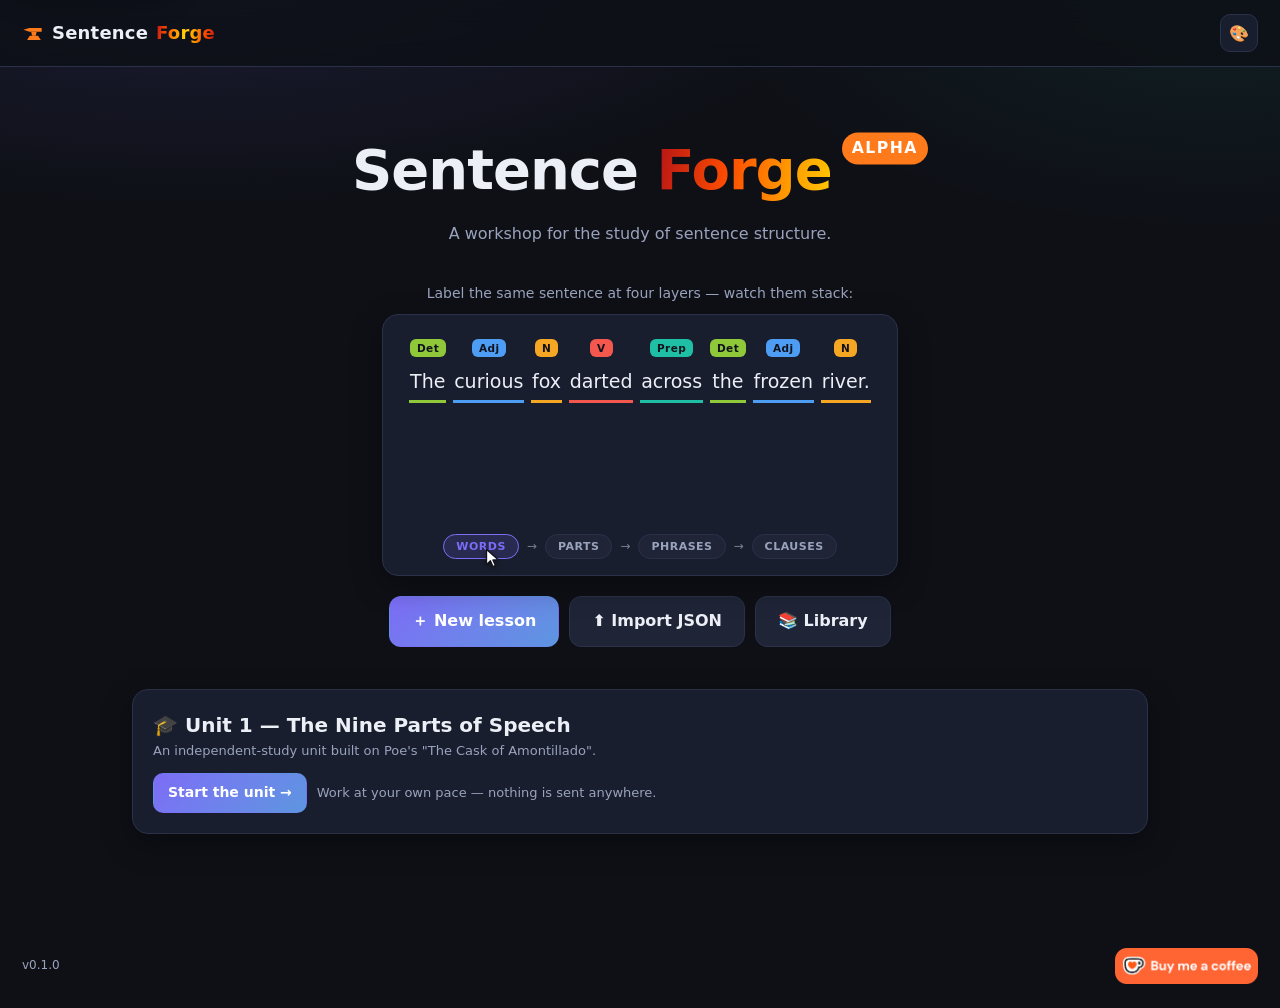
<file: index.html>
<!DOCTYPE html>
<html lang="en" data-theme="dark">
<head>
  <meta charset="UTF-8" />
  <meta name="viewport" content="width=device-width, initial-scale=1.0" />
  <title>Sentence Forge — sentence building blocks</title>
  <link rel="icon" href="data:image/svg+xml,<svg xmlns=%22http://www.w3.org/2000/svg%22 viewBox=%220 0 24 24%22 fill=%22%237c6cf6%22><polygon points=%221.5,8.5 8,6.5 21.5,6.5 21.5,10.5 8,10.5%22/><polygon points=%2210,10.5 16,10.5 15,15 11,15%22/><polygon points=%225.5,19.5 20.5,19.5 17.5,15 8.5,15%22/></svg>" />
  <link rel="stylesheet" href="css/styles.css" />
</head>
<body>
  <a class="skip-link" href="#app">Skip to content</a>
  <nav class="topbar">
    <a class="brand" href="#/"><svg class="anvil" viewBox="0 0 24 24" aria-hidden="true"><polygon points="1.5,8.5 8,6.5 21.5,6.5 21.5,10.5 8,10.5"/><polygon points="10,10.5 16,10.5 15,15 11,15"/><polygon points="5.5,19.5 20.5,19.5 17.5,15 8.5,15"/></svg>Sentence <em>Forge</em></a>
    <button id="palette-toggle" title="Grammar colors: default (click for color-blind-friendly)" aria-pressed="false">🎨</button>
    <button id="theme-toggle" title="Toggle light / dark theme">☀️</button>
  </nav>

  <main id="app"></main>
  <div id="toasts" aria-live="polite"></div>
  <footer class="appfoot">
    <span data-role="version"></span>
    <a class="kofi" href="https://ko-fi.com/O1F623ASR1" target="_blank" rel="noopener noreferrer" title="Buy Me a Coffee at ko-fi.com"><img src="[data-uri]" alt="Buy Me a Coffee at ko-fi.com" /></a>
  </footer>

  <script src="js/labels.js"></script>
  <script src="js/tokenize.js"></script>
  <script src="js/store.js"></script>
  <script src="js/examples.js"></script>
  <script src="js/assignment-model.js"></script>
  <script src="js/assignment-codec.js"></script>
  <script src="js/assignment-channels.js"></script>
  <script src="js/assignment.js"></script>
  <!-- Study mode: the engine, then the unit content that registers against it.
       THE ORDER OF THE unit-pos-* TAGS IS THE ORDER OF THE UNIT MAP — each one
       appends its stops to the array unit-pos.js already registered. Reorder
       them and the unit reorders; tools/smoke-test.js fails if they are not
       numbered 0…14 in sequence. -->
  <script src="js/study-model.js"></script>
  <script src="js/unit-pos.js"></script>
  <script src="js/unit-pos-a.js"></script>
  <script src="js/unit-pos-b.js"></script>
  <script src="js/unit-pos-c.js"></script>
  <script src="js/unit-pos-d.js"></script>
  <script src="js/unit-pos-capstone.js"></script>
  <script src="js/render.js"></script>
  <script src="js/editor.js"></script>
  <script src="js/display.js"></script>
  <script src="js/quiz.js"></script>
  <script src="js/study.js"></script>
  <script src="js/app.js"></script>
</body>
</html>
</file>
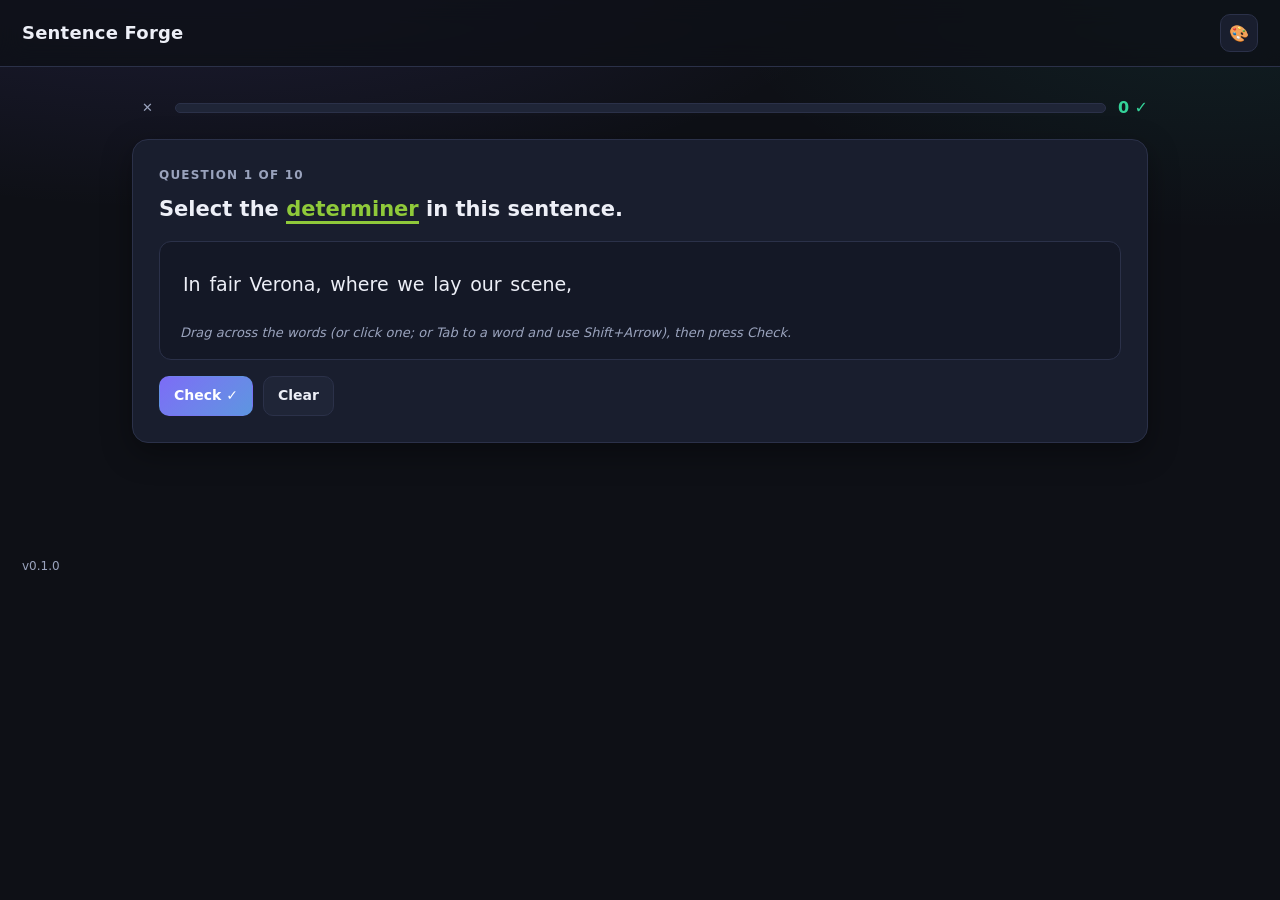
<file: tools/dom-check.html>
<!DOCTYPE html>
<html lang="en" data-theme="dark">
<head>
  <meta charset="UTF-8" />
  <title>Sentence Forge — DOM check</title>
  <link rel="stylesheet" href="../css/styles.css" />
  <!-- Deterministic layout measurement: collapse entry animations to 0s so the
       presentation checks (9–10) measure settled bounds, not a mid-animation
       transform (e.g. view-in's translateY). Test-only; not part of the app. -->
  <style>*, *::before, *::after { animation-duration: 0s !important; animation-delay: 0s !important; transition-duration: 0s !important; }</style>
</head>
<!--
  Headless render + runtime check. Not part of the app. It has two parts:

    - Parse-time checks (1–5): every label in the taxonomy renders its mark, each
      sample renders all its annotations, the palette builds, notes and the Key
      legend render. These use render/editor/store only.
    - Runtime checks (6–8): load the FULL app (app.js/display.js/quiz.js) against
      the real page chrome and verify boot, storage guards, the keyboard token
      selection path, and the confirmation dialog's a11y (audit P0-2/P0-3).
    - Multi-token selection (MT-1..5): the DRAG half of attachSelection, which
      Unit 1 cannot reach — every one of its annotations is one word wide — and
      which Unit 2's phrase questions are made of. Pointer drags in three pointer
      types, an interrupted gesture, the keyboard anchor, and a drag across a line
      break. See plans/done/019; two of the five were faults when first asserted.
    - Presentation checks (9–10): drive the real Present and Quiz views and assert
      the slide-shell contract (UI audit 0.1.0) — no document overflow, stage/nav/
      controls/panel within the viewport, clean state reserves no hidden lanes,
      the detail panel's resting state for the breakpoint, Key panel focus +
      Escape restore, dot labels, and Practice question focus.
      These need a sized window; pass --window-size=1280,720 (the 720p gate).
      They run as a chain of one-task-apart steps (runSettled) because the
      renderer wraps sentences in a task LATER than the one that renders them —
      measuring geometry in the render's own task reads a deliberate single-line
      layout and answers the wrong question. See plans/014.
    - Assignment checks (11): drive the real builder view — the route opens the
      right lesson, unavailable skills are disabled with the model's own reason,
      the pool readout matches wjt.assignment.poolSize, Regenerate redraws, and
      the student preview carries no answer-key material.
    - Print checks (12): click the real Print buttons with window.print() stubbed
      — the worksheet mounts a purpose-built document with no app chrome, no
      answer-key material and no lesson id, the answer key is marked and fully
      answered, all three renderings agree on numbering, and `afterprint` puts
      the builder back untouched.
    - Delivery-channel checks (13): seam S5 in the real builder. This page IS a
      file:// origin, which is the degraded mode P3 describes — so "print and
      file stay on, the link is off and says why in teacher language" is
      *measured* here rather than reasoned about, and the File button's download
      is intercepted to prove it carries the student half only.

  Run it (the Git-Bash `>` redirect returns an EMPTY dump for this GUI process —
  use PowerShell Start-Process, which waits for the child and captures stdout):

    $edge = "C:\Program Files (x86)\Microsoft\Edge\Application\msedge.exe"
    $udd  = Join-Path $env:TEMP ("edge-udd-" + [guid]::NewGuid())
    $dump = Join-Path $env:TEMP ("dom-" + [guid]::NewGuid() + ".html")
    Start-Process -FilePath $edge -Wait -NoNewWindow -RedirectStandardOutput $dump `
      -ArgumentList "--headless=new","--disable-gpu","--no-sandbox",`
      "--virtual-time-budget=8000","--window-size=1280,720","--dump-dom","--user-data-dir=$udd",`
      "file:///C:/dev/sentences/tools/dom-check.html"
    node tools/dom-check-report.js $dump

  Spot-check the other matrix sizes by re-running with --window-size=1366,768 /
  1920,1080 / 1024,768; the required contract is 0 failed at each.

  The temp user-data-dir and a Windows-style drive (file:///C:/…) are both
  required. Results are summarized in #result as PASS/FAIL lines. Read them with
  dom-check-report.js, NOT by grepping the dump — the dump includes this file's
  own script, and the strings "PASS" and "FAIL" appear in it as source text.
-->
<body>
  <!-- Real page chrome so app.js boots exactly as it does in index.html. -->
  <nav class="topbar">
    <a class="brand" href="#/">Sentence Forge</a>
    <button id="palette-toggle" aria-pressed="false">🎨</button>
    <button id="theme-toggle">☀️</button>
  </nav>
  <main id="app"></main>
  <div id="toasts" aria-live="polite"></div>
  <footer class="appfoot"><span data-role="version"></span></footer>
  <pre id="result"></pre>

  <script src="../js/labels.js"></script>
  <script src="../js/tokenize.js"></script>
  <script src="../js/store.js"></script>
  <script src="../js/examples.js"></script>
  <script src="../js/assignment-model.js"></script>
  <script src="../js/assignment-codec.js"></script>
  <script src="../js/assignment-channels.js"></script>
  <script src="../js/assignment.js"></script>
  <script src="../js/render.js"></script>
  <script src="../js/editor.js"></script>
  <script src="../js/display.js"></script>
  <script src="../js/quiz.js"></script>
  <script src="../js/study-model.js"></script>
  <!-- Same order as index.html: it is the unit's path order. -->
  <script src="../js/unit-pos.js"></script>
  <script src="../js/unit-pos-a.js"></script>
  <script src="../js/unit-pos-b.js"></script>
  <script src="../js/unit-pos-c.js"></script>
  <script src="../js/unit-pos-d.js"></script>
  <script src="../js/unit-pos-capstone.js"></script>
  <script src="../js/study.js"></script>
  <script src="../js/app.js"></script>

  <script>
  (function () {
    var out = [];
    var fails = 0;
    function check(name, cond) {
      out.push((cond ? "PASS  " : "FAIL  ") + name);
      if (!cond) fails++;
    }
    function finish() {
      out.push(fails ? fails + " FAILURE(S)" : "ALL DOM CHECKS PASSED");
      document.getElementById("result").textContent = out.join("\n");
    }

    window.onerror = function (msg, src, line) {
      out.push("FAIL  uncaught error: " + msg + " @" + src + ":" + line);
      fails++;
      document.getElementById("result").textContent = out.join("\n");
    };

    var app = document.getElementById("app");

    // 1. Every label renders its mark over a real sentence: POS labels become
    //    chips above the word, the other three layers become span bars.
    //    One annotation per sentence keeps the lane packing trivial.
    Object.keys(wjt.LABELS).forEach(function (id) {
      var label = wjt.LABELS[id];
      var sentence = {
        id: wjt.uid(), text: "The curious fox darted across the frozen river.",
        annotations: [{ id: wjt.uid(), start: 4, end: 15, label: id, note: "" }],
      };
      var r = wjt.renderSentence(sentence, { layers: [label.layer] });
      app.appendChild(r.root);
      var isPos = label.layer === "pos";
      var mark = r.root.querySelector(isPos ? ".gl-chip" : ".gl-bar");
      check("label " + id + " renders a " + (isPos ? "chip" : "bar"), !!mark);
      if (mark) {
        check("label " + id + " mark carries its color",
          (mark.getAttribute("style") || "").indexOf(label.color) !== -1);
      }
      // A subtype must also render its parent's broad-class chip above it.
      if (isPos && label.parent) {
        check("subtype " + id + " renders a parent chip",
          !!r.root.querySelector(".gl-chip-parent"));
      }
    });

    // 2. Each sample lesson renders every one of its annotations.
    wjt.EXAMPLES.forEach(function (ex) {
      var lesson = ex.build();
      var marks = 0, expected = 0;
      lesson.sentences.forEach(function (s) {
        expected += s.annotations.length;
        var r = wjt.renderSentence(s, { layers: lesson.layers });
        app.appendChild(r.root);
        // Count one mark per annotation: bars, plus the *specific* chips only
        // (a POS subtype adds a second, parent chip that isn't its own mark).
        // Count distinct data-ann so a span wrapped across lines — which renders
        // one squared segment per line — still counts as a single mark.
        var ids = {};
        Array.prototype.forEach.call(
          r.root.querySelectorAll(".gl-bar, .gl-chip:not(.gl-chip-parent)"),
          function (el) { ids[el.dataset.ann] = 1; });
        marks += Object.keys(ids).length;
      });
      check("example " + ex.id + ": rendered " + marks + "/" + expected + " annotation marks",
        marks === expected && expected > 0);
    });

    // 3. The editor palette builds for all four layers, in both tier modes.
    [false, true].forEach(function (essentialOnly) {
      wjt.LAYER_ORDER.forEach(function (layerId) {
        var groups = 0, buttons = 0;
        if (wjt.layerHasSubtypes(layerId)) {
          wjt.baseLabelsForLayer(layerId).forEach(function (baseId) {
            var children = wjt.filterTier(wjt.childrenOf(baseId), essentialOnly);
            if (essentialOnly && !wjt.isEssential(baseId) && !children.length) return;
            groups++;
            buttons += 1 + children.length;
          });
        } else {
          buttons = groups = wjt.filterTier(wjt.labelsForLayer(layerId), essentialOnly).length;
        }
        check("palette layer " + layerId + " (essentialOnly=" + essentialOnly + "): " +
          groups + " groups / " + buttons + " buttons", groups > 0 && buttons > 0);
      });
    });

    // 4. Sentence-level note renders only when present, and is escaped.
    check("sentence note: null when absent",
      wjt.renderSentenceNote({ text: "No note." }) === null);
    check("sentence note: null when empty string",
      wjt.renderSentenceNote({ text: "x", notes: "" }) === null);
    var noteEl = wjt.renderSentenceNote({ text: "x", notes: "A <cleft> & such." });
    check("sentence note: renders a .sentence-note element",
      !!noteEl && noteEl.classList.contains("sentence-note"));
    check("sentence note: text is HTML-escaped",
      !!noteEl && noteEl.innerHTML.indexOf("&lt;cleft&gt;") !== -1 &&
      noteEl.innerHTML.indexOf("<cleft>") === -1);

    // 5. Present-mode Key legend: shows only shown layers annotated in the
    //    sentence, one item per distinct label (de-duped), swatch · abbr · name.
    var legSentence = {
      text: "x",
      annotations: [
        { label: "noun" }, { label: "noun" }, { label: "verb" },  // pos (noun repeats)
        { label: "subject" },                                      // part
      ],
    };
    check("legend: null when no layers shown",
      wjt.renderLegend(legSentence, []) === null);
    check("legend: null when shown layer has no annotations here",
      wjt.renderLegend({ text: "x", annotations: [{ label: "noun" }] }, ["clause"]) === null);
    var legEl = wjt.renderLegend(legSentence, ["pos"]);
    check("legend: renders a group for the shown layer",
      !!legEl && legEl.querySelectorAll(".legend-group").length === 1);
    check("legend: layer heading names the layer",
      !!legEl && legEl.querySelector(".legend-layer").textContent === wjt.LAYERS.pos.name);
    check("legend: one item per distinct label (noun de-duped)",
      !!legEl && legEl.querySelectorAll(".legend-item").length === 2);
    check("legend: item carries swatch, abbr, and name",
      !!legEl && (function () {
        var it = legEl.querySelector(".legend-item");
        return (it.querySelector(".swatch").getAttribute("style") || "").indexOf(wjt.LABELS.noun.color) !== -1 &&
          it.querySelector("b").textContent === wjt.LABELS.noun.abbr &&
          it.textContent.indexOf(wjt.LABELS.noun.name) !== -1;
      })());
    var legTwo = wjt.renderLegend(legSentence, ["pos", "part"]);
    check("legend: one group per shown layer with annotations",
      !!legTwo && legTwo.querySelectorAll(".legend-group").length === 2);

    /* -------------------------------------------------------------------- *
     * Runtime checks (6–8) — run AFTER app.js has booted the real app, so
     * these cover the P4 runtime paths the old harness never loaded. app.js
     * registered its DOMContentLoaded boot before this script, so its handler
     * fires first (clearing #app and routing to Home) and ours runs after.
     * -------------------------------------------------------------------- */
    /* Wrap stress fixture. A span bar carries its label's full NAME, which can be
     * far wider than the tokens it covers ("Prepositional Phrase" over "up"), and
     * the grid's max-content columns grow to fit it. Wrapping used to be decided
     * from token widths alone, so a line that "fit" rendered past the container
     * and scrolled sideways in silence (.gl-grid hides its scrollbar). Render one
     * of those into a deliberately narrow host here, before the settle timer, and
     * assert after it that it wrapped instead of running off. */
    var stressHost = null;
    function buildWrapStress() {
      var text = "up in the old house on the hill by the sea at dawn in the cold";
      var anns = [];
      // A prepositional phrase over each 2-word pair: every bar's name is much
      // wider than the two short tokens it spans.
      for (var at = 0; at + 6 <= text.length; at += 7) {
        anns.push({ id: wjt.uid(), start: at, end: Math.min(at + 6, text.length), label: "prepositional-phrase", note: "" });
      }
      stressHost = document.createElement("div");
      stressHost.style.cssText = "width:640px;position:absolute;left:-9999px;top:0;";
      document.body.appendChild(stressHost);
      var r = wjt.renderSentence({ id: wjt.uid(), text: text, annotations: anns },
        { layers: ["phrase"], size: "lg" });
      stressHost.appendChild(r.root);
    }
    function checkWrapStress() {
      if (!stressHost) return;
      var grids = stressHost.querySelectorAll(".gl-grid");
      var worst = 0, runOff = 0;
      Array.prototype.forEach.call(grids, function (g) {
        var over = g.scrollWidth - g.clientWidth;
        if (over > worst) worst = over;
        if (over > 1 && g.querySelectorAll(".gl-token").length > 1) runOff++;
      });
      check("wrap stress: a wide span label wraps the line instead of running off " +
        "(" + grids.length + " lines, worst overflow " + worst + "px)",
        grids.length > 1 && runOff === 0);
      stressHost.parentNode.removeChild(stressHost);
    }

    /* MT-5 (plans/019): a drag that CROSSES A LINE BREAK. A wrapped sentence is
     * several .gl-grid line grids, so a phrase spanning a break is the case most
     * likely to fail — attachSelection scopes a drag by containment in the
     * sentence root rather than in one grid, and this is what asserts that.
     *
     * Built here, before the settle chain, and measured in the chain's first
     * step: the renderer lays every sentence out as one line and re-wraps in a
     * LATER task (plans/014), so a drag driven in the rendering task would
     * measure the single-line layout and never touch the wrap at all. The host is
     * pinned in the viewport (elementFromPoint, see dragTokens) and removed as
     * soon as it has been used, so it can't sit over the geometry checks. */
    var mtWrapHost = null, mtWrap = null, mtWrapPicked = null;
    function buildMultiTokenWrap() {
      mtWrapHost = pinnedHost();
      mtWrapHost.style.width = "300px";
      mtWrap = wjt.renderSentence(
        { text: "In the deepest recesses of the vaults beneath the palazzo the pair " +
                "went onward with their torches held low.", annotations: [] },
        { layers: ["pos"], interactive: true,
          onSelect: function (range) { mtWrapPicked = range; } });
      mtWrapHost.appendChild(mtWrap.root);
    }
    function checkMultiTokenWrap() {
      if (!mtWrapHost) return;
      var grids = mtWrap.root.querySelectorAll(".gl-grid");
      var toks = mtWrap.root.querySelectorAll(".gl-token");
      check("MT-5: the fixture really wrapped (" + grids.length + " lines)", grids.length > 1);
      // The first word of line 2, and a word before it on line 1.
      var second = grids.length > 1 ? grids[1].querySelector(".gl-token") : null;
      var to = second ? +second.dataset.i : -1;
      check("MT-5: line 2 starts at a real word (" + to + ")", to > 0);
      if (to > 0) {
        var from = to - 1;
        var via = [];
        for (var i = from; i <= to; i++) via.push(toks[i]);
        ["mouse", "touch"].forEach(function (kind) {
          mtWrap.selection.clear();
          mtWrapPicked = null;
          dragTokens(toks[from], toks[to + (to + 1 < toks.length ? 1 : 0)], via, kind);
          var want = to + (to + 1 < toks.length ? 1 : 0);
          check("MT-5 (" + kind + "): a drag from line 1 into line 2 selects the whole " +
            "span across the break (words " + from + "–" + want + ")",
            !!mtWrapPicked && mtWrapPicked.first === from && mtWrapPicked.last === want &&
            mtWrap.root.querySelectorAll(".gl-token.is-sel").length === want - from + 1);
        });
      }
      mtWrapHost.parentNode.removeChild(mtWrapHost);
      mtWrapHost = null;
    }

    /* Never measure layout in the same task as the render that produced it.
     * wjt.renderSentence() lays every sentence out as ONE line on purpose — the
     * state it can measure from — and re-wraps in a post-render microtask, or
     * failing that in the ResizeObserver's first callback (js/render.js). Both
     * are later tasks, so a geometry assertion in the rendering task reads the
     * deliberate pre-wrap single-line layout. That is what made UI-4 report a
     * 5714px overflow against a renderer that wraps correctly — and, before the
     * Declaration examples made the densest lesson's longest sentence 406
     * characters instead of 53, what let the same wrong measurement *pass* for
     * months (plans/014). A geometry check here is only as good as the moment it
     * measures.
     *
     * So the view-driving blocks are a chain of steps, each in its own task: a
     * step asserts against the layout the PREVIOUS step left behind, then makes
     * its own change at the end. A plain timer is the right yield — rAF is not
     * reliably serviced under headless virtual time, and a timer is
     * fast-forwarded inside --virtual-time-budget: the ~900ms of settles below
     * costs no real time, and the whole run completes inside 1500ms of virtual
     * time against CI's 5000ms budget. Starving the budget can't pass quietly
     * either — finish() writes the result block in one go, so a run cut short
     * leaves it empty and dom-check-report.js exits 1 on that.
     * finish() runs exactly once, after the last step. */
    var SETTLE_MS = 100;
    function runSettled(steps, done) {
      var i = 0;
      function tick() {
        if (i >= steps.length) { done(); return; }
        var step = steps[i++];
        try { step.fn(); }
        catch (e) { check(step.name + " threw: " + e.message, false); }
        setTimeout(tick, SETTLE_MS);   // settle before the next step measures
      }
      setTimeout(tick, SETTLE_MS);     // ...and before the first one, too
    }

    document.addEventListener("DOMContentLoaded", function () {
      try { runtimeChecks(); }
      catch (e) { check("runtime checks threw: " + e.message, false); }
      try { buildWrapStress(); }
      catch (e) { check("wrap stress fixture threw: " + e.message, false); }
      try { buildMultiTokenWrap(); }
      catch (e) { check("multi-token wrap fixture threw: " + e.message, false); }
      runSettled([
        { name: "wrap stress check", fn: checkWrapStress },
        { name: "multi-token wrap-crossing drag", fn: checkMultiTokenWrap },
        { name: "present render", fn: presentRender },
        { name: "present clean checks", fn: presentClean },
        { name: "present breakdown checks", fn: presentBreakdown },
        { name: "present panel resting checks", fn: presentPanelRest },
        { name: "present panel open checks", fn: presentPanelOpen },
        { name: "present teardown checks", fn: presentLeave },
        { name: "practice checks", fn: practiceChecks },
        { name: "assignment checks", fn: assignmentChecks },
        { name: "study map checks", fn: studyMapChecks },
        { name: "study review checks", fn: studyReviewChecks },
        { name: "study sort checks", fn: studySortChecks },
        { name: "study answer-order checks", fn: studyAnswerOrderChecks },
        { name: "study capstone checks", fn: studyCapstoneChecks },
        { name: "study stop checks", fn: studyStopChecks },
        { name: "study walk-every-stop checks", fn: studyWalkAllChecks },
      ], finish);
    });

    function key(el, opts) {
      opts = opts || {};
      opts.bubbles = true; opts.cancelable = true;
      el.dispatchEvent(new KeyboardEvent("keydown", opts));
    }

    /* --- pointer gestures (plans/019) ------------------------------------- *
     * Two things about driving wjt.attachSelection() are easy to get wrong and
     * both make a broken drag look like a passing check:
     *
     *   1. `move` resolves the word under the pointer with
     *      document.elementFromPoint, which only answers for coordinates that
     *      are ON SCREEN and topmost. A sentence appended below the fold reports
     *      no token, so every drag collapses to a single tap — and a check that
     *      only asserts "something was selected" passes. Hence pinnedHost().
     *   2. Real pointermove/pointerup events are delivered to the element that
     *      was PRESSED, not the one under the pointer — that is what touch's
     *      implicit pointer capture does. So dispatch them at the pressed token
     *      while the coordinates travel, which is the case the elementFromPoint
     *      design exists for.
     */
    function pinnedHost() {
      var host = document.createElement("div");
      host.style.cssText = "position:fixed;left:0;top:0;width:900px;z-index:9999;" +
        "background:var(--bg,#111)";
      document.body.appendChild(host);
      return host;
    }
    function midOf(el) {
      var r = el.getBoundingClientRect();
      return { x: r.left + r.width / 2, y: r.top + r.height / 2 };
    }
    function ptr(target, type, pt, kind) {
      target.dispatchEvent(new PointerEvent(type, {
        bubbles: true, cancelable: true, composed: true,
        clientX: pt.x, clientY: pt.y, pointerId: 1, isPrimary: true,
        pointerType: kind || "mouse",
        button: type === "pointerup" || type === "pointercancel" ? -1 : 0,
        buttons: type === "pointerdown" || type === "pointermove" ? 1 : 0,
      }));
    }
    /** Press `from`, travel through `via`, release over `to`. */
    function dragTokens(from, to, via, kind) {
      ptr(from, "pointerdown", midOf(from), kind);
      (via || []).forEach(function (el) { ptr(from, "pointermove", midOf(el), kind); });
      ptr(from, "pointermove", midOf(to), kind);
      ptr(from, "pointerup", midOf(to), kind);
    }

    function runtimeChecks() {
      // 6. Boot renders content and the app didn't throw (audit P0-2). The Home
      //    view replaced #app wholesale; if boot had thrown, #app stays empty.
      check("P0-2: app booted and rendered a view into #app", app.children.length > 0);
      check("P0-2: footer version reflects wjt.VERSION",
        (document.querySelector('[data-role="version"]').textContent || "")
          .indexOf(wjt.VERSION) !== -1);

      // 6b. safeStorage swallows a store that throws on access, instead of
      //     letting it escape and blank the app (the P0-2 boot hazard).
      check("P0-2: wjt.safeStorage exposes get/set",
        !!wjt.safeStorage && typeof wjt.safeStorage.get === "function" &&
        typeof wjt.safeStorage.set === "function");
      var proto = Object.getPrototypeOf(localStorage);
      var origGet = proto.getItem, origSet = proto.setItem, savedOK = wjt.storageOK;
      try {
        proto.getItem = function () { throw new Error("storage disabled"); };
        proto.setItem = function () { throw new Error("storage disabled"); };
        wjt.storageOK = true;
        var got = wjt.safeStorage.get("anything");
        var setOK = wjt.safeStorage.set("anything", "x");
        check("P0-2: safeStorage.get returns null on a throwing store", got === null);
        check("P0-2: safeStorage.set returns false on a throwing store", setOK === false);
        check("P0-2: a throwing store flips wjt.storageOK false", wjt.storageOK === false);
      } finally {
        proto.getItem = origGet; proto.setItem = origSet; wjt.storageOK = savedOK;
      }

      // 7. Keyboard token selection (audit P0-3): interactive tokens are
      //    focusable buttons, and the keyboard gesture drives the SAME onSelect
      //    as a pointer drag — so a keyboard user can create a label.
      var picked = null;
      var r = wjt.renderSentence(
        { text: "The quick brown fox jumped.", annotations: [] },
        { layers: ["pos"], interactive: true, onSelect: function (range) { picked = range; } });
      app.appendChild(r.root);
      var toks = r.root.querySelectorAll(".gl-token");
      check("P0-3: interactive tokens are focusable buttons",
        toks.length > 0 && toks[0].getAttribute("role") === "button" &&
        toks[0].getAttribute("tabindex") !== null);
      check("P0-3: exactly one token starts in the Tab order (roving tabindex)",
        r.root.querySelectorAll('.gl-token[tabindex="0"]').length === 1);

      picked = null;
      key(toks[1], { key: "Enter" });
      check("P0-3: Enter on a token commits that single word",
        !!picked && picked.first === 1 && picked.last === 1);

      picked = null;
      key(toks[1], { key: "ArrowRight", shiftKey: true });  // extend head 1 -> 2
      var focused = r.root.querySelector('.gl-token[tabindex="0"]');
      check("P0-3: Shift+Arrow moves the roving focus to the extended word",
        focused === toks[2]);
      key(focused, { key: "Enter" });
      check("P0-3: Shift+Arrow then Enter commits a multi-word span",
        !!picked && picked.first === 1 && picked.last === 2);

      /* MT-1..4 (plans/019). The MULTI-TOKEN half of token selection — the one
       * surface Unit 1 could not exercise, because all 841 of its annotations are
       * one word wide, so all 131 of its tap questions are a single click. Unit 2
       * is phrases and clauses, where every answer is a span. Everything here was
       * live but unasserted code, and two of the four were outright faults. */
      var mtHost = pinnedHost();
      var mtPicked = null;
      var mt = wjt.renderSentence(
        { text: "The two men walked slowly onward beneath the low arches.", annotations: [] },
        { layers: ["pos"], interactive: true,
          onSelect: function (range) { mtPicked = range; } });
      mtHost.appendChild(mt.root);
      var mtToks = mt.root.querySelectorAll(".gl-token");

      ["mouse", "touch", "pen"].forEach(function (kind) {
        mt.selection.clear();
        mtPicked = null;
        dragTokens(mtToks[1], mtToks[3], [mtToks[2]], kind);
        check("MT-1 (" + kind + "): a drag across three words commits the whole span",
          !!mtPicked && mtPicked.first === 1 && mtPicked.last === 3);
        check("MT-1 (" + kind + "): all three words paint as one selection with its ends marked",
          mt.root.querySelectorAll(".gl-token.is-sel").length === 3 &&
          mtToks[1].classList.contains("is-sel-first") &&
          mtToks[3].classList.contains("is-sel-last"));

        mt.selection.clear();
        mtPicked = null;
        dragTokens(mtToks[4], mtToks[2], [mtToks[3]], kind);
        check("MT-2 (" + kind + "): a right-to-left drag commits the same range, normalized",
          !!mtPicked && mtPicked.first === 2 && mtPicked.last === 4);

        /* An interrupted gesture. `pointerup` never comes, so before plans/019
         * the pointermove listener stayed on `document` for the life of the page
         * — and because it writes the shared head, the selection then followed an
         * unpressed pointer across the sentence and Check scored whatever it
         * landed on. A cancel is far likelier on touch than with a mouse. */
        mt.selection.clear();
        mtPicked = null;
        ptr(mtToks[0], "pointerdown", midOf(mtToks[0]), kind);
        ptr(mtToks[0], "pointercancel", midOf(mtToks[0]), kind);
        ptr(document.body, "pointermove", midOf(mtToks[5]), kind);   // nothing pressed
        check("MT-3 (" + kind + "): a cancelled gesture stops tracking the pointer and " +
          "commits nothing",
          mtPicked === null && !mt.selection.get() &&
          mt.root.querySelectorAll(".gl-token.is-sel").length === 0);
      });

      /* Keyboard: a plain arrow must abandon the selection in progress, or a
       * student who extends, changes their mind, arrows elsewhere and extends
       * again is measured from the abandoned anchor — and Enter commits that
       * instead of the word under the cursor. */
      mt.selection.clear();
      mtPicked = null;
      key(mtToks[1], { key: "ArrowRight", shiftKey: true });          // select 1..2
      function mtFocused() { return mt.root.querySelector('.gl-token[tabindex="0"]'); }
      key(mtFocused(), { key: "ArrowRight" });                        // move to 3
      check("MT-4: a plain arrow abandons the selection in progress",
        !mt.selection.get() && mt.root.querySelectorAll(".gl-token.is-sel").length === 0);
      key(mtFocused(), { key: "ArrowRight" });                        // move to 4
      key(mtFocused(), { key: "ArrowRight", shiftKey: true });        // extend 4..5
      key(mtFocused(), { key: "Enter" });
      check("MT-4: Shift+Arrow then extends from the FOCUSED word, not the old anchor",
        !!mtPicked && mtPicked.first === 4 && mtPicked.last === 5);
      mtHost.parentNode.removeChild(mtHost);

      // 8. Confirmation dialog a11y (audit P0-3): named + Tab focus trap.
      var confirmed = false;
      wjt.confirmDialog({ message: "Delete this thing?", confirmText: "Delete",
        onConfirm: function () { confirmed = true; } });
      var modal = document.querySelector(".modal");
      check("P0-3: confirm dialog is a modal dialog",
        !!modal && modal.getAttribute("role") === "dialog" &&
        modal.getAttribute("aria-modal") === "true");
      var lb = modal && modal.getAttribute("aria-labelledby");
      var named = lb && document.getElementById(lb) &&
        document.getElementById(lb).textContent.indexOf("Delete this thing?") !== -1;
      check("P0-3: confirm dialog has an accessible name", !!named);

      var cancel = modal.querySelector(".btn:not(.btn-primary)");
      var ok = modal.querySelector(".btn-primary");
      // Focus-trap: assert only if headless focus tracking works (it does in
      // Chromium --headless=new); otherwise report that it was not exercised.
      ok.focus();
      if (document.activeElement === ok) {
        key(ok, { key: "Tab" });
        check("P0-3: Tab from the last button wraps to the first (focus trap)",
          document.activeElement === cancel);
        cancel.focus();
        key(cancel, { key: "Tab", shiftKey: true });
        check("P0-3: Shift+Tab from the first button wraps to the last",
          document.activeElement === ok);
      } else {
        check("P0-3: focus trap NOT EXERCISED (headless focus unavailable)", true);
      }
      // Close via Escape and confirm the callback never fired on a cancel path.
      key(document, { key: "Escape" });
      check("P0-3: Escape closes the dialog without confirming",
        !document.querySelector(".modal") && confirmed === false);
    }

    // A rect is "in viewport" when it sits inside the window with a 1px rounding
    // tolerance — the bounds contract for the slide shell and its panel.
    function inViewport(el, tol) {
      tol = tol || 1;
      var r = el.getBoundingClientRect();
      return r.top >= -tol && r.left >= -tol &&
        r.bottom <= window.innerHeight + tol && r.right <= window.innerWidth + tol;
    }
    function noDocScroll(tag) {
      var d = document.documentElement;
      check("UI-1: no document overflow in Present " + tag,
        d.scrollWidth <= d.clientWidth + 1 && d.scrollHeight <= d.clientHeight + 1);
    }

    // The built-in example with the most annotations — the intended stress
    // fixture for the presentation and assignment blocks alike. (Its longest
    // sentence is 406 characters, which is why UI-4's measuring moment stopped
    // being forgiving; see runSettled above.)
    function densestExample() {
      var densest = null, max = -1;
      wjt.EXAMPLES.forEach(function (ex) {
        var l = ex.build(), n = 0;
        l.sentences.forEach(function (s) { n += (s.annotations || []).length; });
        if (n > max) { max = n; densest = l; }
      });
      return densest;
    }

    /* -------------------------------------------------------------------- *
     * Presentation checks (9–10) — the slide-shell contract (UI audit 0.1.0)
     * against the real Present and Quiz views. These need a sized window; CI and
     * the documented local recipe pass --window-size=1280,720 (the primary 720p
     * projector gate). The other matrix sizes are the manual browser pass.
     *
     * One function per settled step, in the order runSettled() lists them. Each
     * asserts against the layout the previous step left behind and makes its own
     * change at the very end, so nothing here measures a render from the same
     * task. State the steps share lives in the p* vars below.
     * -------------------------------------------------------------------- */
    var pLessonId = null, pView = null, pStage = null;
    var pPanel = null, pPanelTitle = null, pPanelClose = null, pKeyBtn = null;
    var pPinned = false;

    // Resting panel state: visible-with-hint where pinned, hidden where it's an
    // overlay. Shared by the resting and post-Escape assertions.
    function atRest(tag) {
      check("UI-3: panel is at rest " + tag + " (pinned=" + pPinned + ")",
        pPinned ? (!pPanel.hidden && pPanelTitle.textContent === "Label details")
                : pPanel.hidden);
    }
    // The slide's own info — counter, type badges, reveal tip — has exactly one
    // home: the pinned drawer, so the stage is nothing but the sentence; or the
    // stage itself below that breakpoint, where the panel is hidden while idle
    // and would swallow it. Never both, never neither.
    function slideInfoHome(tag) {
      var inPanel = !!pPanel.querySelector(".slide-counter") && !!pPanel.querySelector(".slide-info");
      var inStage = !!pStage.querySelector(".slide-counter") && !!pStage.querySelector(".slide-info");
      check("UI-1: slide info is in the " + (pPinned ? "drawer" : "stage") + " " + tag,
        pPinned ? (inPanel && !inStage) : (inStage && !inPanel));
    }

    // 9. Present — render only. Every assertion about this render is in
    //    presentClean(), one task later, once the renderer's wrap has run.
    //    (route() scrolls to top before rendering; we call the view directly, so
    //    mirror that or leftover scroll from the earlier checks offsets every
    //    viewport-relative measurement.)
    function presentRender() {
      var densest = densestExample();
      wjt.store.save(densest);
      pLessonId = densest.id;
      window.scrollTo(0, 0);
      wjt.views.present(app, pLessonId);
      pView = app.querySelector(".view-present");
      check("UI-1: Present view rendered", !!pView);
    }

    // 9a. Present — clean state, on the settled layout.
    function presentClean() {
      if (!pView) return;
      noDocScroll("(clean)");

      pStage = pView.querySelector('[data-role="stage"]');
      check("UI-2: clean sentence reserves no .gl-hidden annotation lanes",
        pStage.querySelectorAll(".gl-hidden").length === 0);
      check("UI-1: stage is within the viewport", inViewport(pStage));
      check("UI-1: sentence nav is within the viewport", inViewport(pView.querySelector(".present-nav")));
      // The rail's own bounds passing is not enough: when the RAIL was the
      // scroller, a lesson with enough dots to outgrow it pushed ↓ Next off the
      // bottom, clipped inside a rail that still measured as in-viewport. Only
      // the dot strip scrolls now, so both controls must be fully on screen.
      ["prev", "next"].forEach(function (act) {
        var b = pView.querySelector('[data-act="' + act + '"]');
        var nav = pView.querySelector(".present-nav").getBoundingClientRect();
        var r = b.getBoundingClientRect();
        check("UI-1: the " + act + " control is not clipped by its rail",
          inViewport(b) && r.top >= nav.top - 1 && r.bottom <= nav.bottom + 1);
      });
      check("UI-1: reveal controls are within the viewport", inViewport(pView.querySelector(".present-controls")));

      var dots = pView.querySelectorAll(".dot");
      var labelled = dots.length > 0;
      Array.prototype.forEach.call(dots, function (d) { if (!d.getAttribute("aria-label")) labelled = false; });
      check("UI-9: every sentence dot has an accessible label", labelled);
      check("UI-9: exactly one dot is aria-current",
        pView.querySelectorAll('.dot[aria-current="true"]').length === 1);

      // Turn every layer on. Crossing the clean->breakdown boundary rebuilds the
      // sentence, so this is a fresh render: measured in the next step.
      pView.querySelector('[data-act="all"]').click();
    }

    // 9b. Present — breakdown (all layers on) stays bounded and renders marks.
    function presentBreakdown() {
      if (!pView) return;
      pStage = pView.querySelector('[data-role="stage"]');
      check("UI-2: breakdown renders annotation marks",
        pStage.querySelectorAll(".gl-bar, .gl-chip").length > 0);
      noDocScroll("(breakdown, all layers)");

      // A span bar's label can be wider than the tokens it covers, which used to
      // push the line past the container and scroll it sideways (silently — the
      // .gl-grid scrollbar is hidden). The renderer now wraps on measured width,
      // so a long sentence spills onto another line instead of running off.
      // Multi-token lines must not overflow; a lone token can't wrap, so it's
      // exempt (its bar label ellipsizes instead).
      var runOff = 0, widest = 0, lines = 0;
      Array.prototype.forEach.call(pStage.querySelectorAll(".gl-grid"), function (g) {
        var over = g.scrollWidth - g.clientWidth;
        lines++;
        if (over > widest) widest = over;
        if (over > 1 && g.querySelectorAll(".gl-token").length > 1) runOff++;
      });
      check("UI-4: no wrapped line runs off sideways (" + lines +
        " lines, worst overflow " + widest + "px)", runOff === 0);
      // The stage card, not the page, is the scroller: it stays bounded by the
      // viewport however tall the breakdown gets (noDocScroll above proves the
      // page didn't grow instead). UI-4 stays the guard that an inner scroller
      // can't go back to hiding a sideways run-off.
      check("UI-1: the stage stays bounded by the viewport and owns any overflow",
        inViewport(pStage));
      // ...and "owns" has to mean it actually scrolls. inViewport() alone has no
      // teeth: the shell is overflow:hidden, so a stage that ISN'T a scroll
      // container is clipped by its parent and still passes. It shipped that way
      // once — the base .stage rule sits after the >=641px shell block and its
      // `overflow:visible` silently won. Assert the computed value, and then
      // actually try to scroll it when there is something to scroll.
      var shell = window.matchMedia("(min-width: 641px)").matches;
      check("UI-1: the stage is a scroll container in the slide shell (shell=" + shell + ")",
        (getComputedStyle(pStage).overflowY === "auto") === shell);
      // Force the overflow case rather than hoping the sample breakdown is taller
      // than this particular window: cap the card and it must become scrollable.
      // This is the check with teeth — with overflow:visible back on .stage the
      // content is clipped by the shell instead and scrollTop stays 0.
      // Capped and restored inside this one task, so no reflow sees the cap.
      var capped = pStage.style.maxHeight;
      pStage.style.maxHeight = "90px";
      var canScroll = pStage.scrollHeight > pStage.clientHeight + 1;
      pStage.scrollTop = 9999;
      var moved = pStage.scrollTop;
      pStage.style.maxHeight = capped;
      pStage.scrollTop = 0;
      check("UI-1: a capped stage scrolls instead of clipping (scrollTop " + moved + ")",
        !shell || (canScroll && moved > 0));
      // A scroll container that only a mouse can reach fails WCAG 2.1.1, so the
      // stage is focusable and Up/Down fall through to it while it holds focus.
      check("UI-1: the stage is keyboard-reachable", pStage.tabIndex === 0);
      // In the shell the rail buttons are stretched to the track width; .btn is an
      // inline-flex box with no justify-content of its own, so without this the
      // arrow glyph sits against the left edge.
      check("UI-1: rail arrows are centred in their track",
        !shell || getComputedStyle(pView.querySelector('[data-act="prev"]')).justifyContent === "center");
    }

    // 9c. The shared detail panel, at rest. At >=1025px it is a drawer pinned
    //     open on an idle hint; below that, an on-demand bottom sheet. Either way
    //     the Key button fills it inside the viewport and takes focus, and Escape
    //     dismisses it to its resting state with focus back on the trigger.
    function presentPanelRest() {
      if (!pView) return;
      pPinned = window.matchMedia("(min-width: 1025px)").matches;
      pKeyBtn = pView.querySelector('[data-act="key"]');
      pPanel = pView.querySelector('[data-role="panel"]');
      pPanelTitle = pView.querySelector('[data-role="panel-title"]');
      pPanelClose = pView.querySelector('[data-act="panel-close"]');
      atRest("before any interaction");
      check("UI-3: the panel takes no focus on first render",
        document.activeElement !== pPanelTitle);
      slideInfoHome("at rest");
      // Computed display, not just the property: .btn sets its own display, which
      // beats the UA's [hidden]{display:none} — the ✕ stayed painted until
      // .btn[hidden] was added, and the property alone can't see that.
      check("UI-3: the pinned drawer hides its redundant ✕",
        (getComputedStyle(pPanelClose).display === "none") === pPinned);

      // Fill the panel; its bounds are measured in the next step, because opening
      // it changes the shell's layout (and, unpinned, adds a bottom sheet).
      pKeyBtn.click();
    }

    // 9c (continued). The open panel, on the settled layout.
    function presentPanelOpen() {
      if (!pView) return;
      check("UI-3: Key panel is visible when open", !pPanel.hidden);
      check("UI-3: open Key panel is within the viewport", inViewport(pPanel));
      noDocScroll("(Key open)");
      // The counter is a strip above the heading, not part of the swappable body:
      // it is the teacher's place in the passage, so open content must not take it
      // away. (The badges/tip DO get swapped out — that's the point of the drawer.)
      check("UI-3: the counter survives open panel content",
        pPinned ? !!pPanel.querySelector(".slide-counter") : !!pStage.querySelector(".slide-counter"));
      if (document.activeElement === pPanelTitle) {
        check("UI-3: opening the Key panel moves focus to its heading", true);
        key(document, { key: "Escape" });
        atRest("after Escape");
        slideInfoHome("after Escape");
        check("UI-3: closing restores focus to the Key button", document.activeElement === pKeyBtn);
      } else {
        check("UI-3: panel focus NOT EXERCISED (headless focus unavailable)", true);
        pKeyBtn.click();
        atRest("after a second Key click");
        slideInfoHome("after a second Key click");
      }
    }

    // 9d. Route-away removes the shell state and restores document scrolling.
    function presentLeave() {
      if (!pView) return;
      wjt.views.library(app);
      check("UI-1: leaving Present removes the .view-present shell",
        !app.querySelector(".view-present"));
      check("UI-1: document scroll restored outside Present",
        getComputedStyle(document.body).overflow !== "hidden");
    }

    // 10. Practice — a new question render establishes a focus target.
    function practiceChecks() {
      if (!pLessonId) return;
      wjt.views.quiz(app, pLessonId);
      var startBtn = app.querySelector('[data-act="start"]');
      check("UI-7: Practice setup rendered a Start button", !!startBtn);
      if (startBtn) {
        startBtn.click();  // startQuiz -> renderQuestion, which focuses the prompt
        var prompt = app.querySelector('[data-role="prompt"]');
        check("UI-7: a question prompt heading rendered", !!prompt);
        if (prompt && document.activeElement) {
          if (document.activeElement === prompt) {
            check("UI-7: question render focuses the prompt heading", true);
          } else {
            check("UI-7: question focus NOT EXERCISED (headless focus unavailable)",
              prompt.getAttribute("tabindex") === "-1");
          }
        }
      }
    }

    /* -------------------------------------------------------------------- *
     * Assignment checks (11) — the real builder view behind the real route.
     * Routing goes through location.hash + wjt.rerender() so the app.js route
     * branch is exercised, not just the view function.
     * -------------------------------------------------------------------- */
    function assignmentChecks() {
      var densest = densestExample();
      wjt.store.save(densest);

      // 11a. The route reaches the builder, on the lesson that was asked for.
      location.hash = "#/assign/" + densest.id;
      wjt.rerender();
      var view = app.querySelector(".view-assignment");
      check("A-1: #/assign/<id> renders the assignment builder", !!view);
      if (!view) return;
      check("A-1: the builder opened the lesson from the route",
        (view.querySelector("h2").textContent || "").indexOf(densest.title) !== -1);

      // 11b. The pool readout is the model's number, not a view-side estimate,
      //      and the default draw is DEFAULT_COUNT questions numbered 1..N.
      var pool = wjt.assignment.poolSize(densest, null, null);
      var status = view.querySelector('[data-role="status"]').textContent || "";
      check("A-2: the builder reports the model's real pool (" + pool + ")",
        status.indexOf("pool of " + pool) !== -1);
      var qs = view.querySelectorAll(".assign-question");
      check("A-2: the preview draws the default question count (" +
        qs.length + "/" + wjt.assignment.DEFAULT_COUNT + ")",
        qs.length === Math.min(pool, wjt.assignment.DEFAULT_COUNT));
      var numbered = qs.length > 0;
      Array.prototype.forEach.call(qs, function (q, i) {
        if (q.querySelector(".assign-q-num").textContent !== (i + 1) + ".") numbered = false;
      });
      check("A-2: preview questions are numbered 1..N in order", numbered);

      // 11c. No answer-key material in the student preview. This tests the KEY's
      //      own strings — `source` ("Noun (Parts of Speech)") and teacher notes —
      //      rather than bare label names, because a `find` prompt legitimately
      //      names the label it asks for, and answer text legitimately appears in
      //      the passage. Built with count:"all" so it covers every question the
      //      view could have drawn under any seed.
      var sheet = view.querySelector(".assign-sheet");
      var text = sheet ? sheet.textContent : "";
      var leaked = "";
      wjt.assignment.build(densest, { count: "all" }).key.answers.forEach(function (a) {
        if (!leaked && text.indexOf(a.source) !== -1) leaked = a.source;
        if (!leaked && a.note && text.indexOf(a.note) !== -1) leaked = a.note;
      });
      check("A-3: the student preview carries no answer-key material" +
        (leaked ? " (leaked “" + leaked + "”)" : ""), !leaked);
      check("A-3: the student preview has no answer inputs",
        !!sheet && sheet.querySelectorAll("input, textarea, select, button").length === 0);

      // 11d. Regenerate redraws without disturbing the numbering contract.
      view.querySelector('[data-act="regen"]').click();
      var after = view.querySelectorAll(".assign-question");
      var stillNumbered = after.length === qs.length;
      Array.prototype.forEach.call(after, function (q, i) {
        if (q.querySelector(".assign-q-num").textContent !== (i + 1) + ".") stillNumbered = false;
      });
      check("A-4: Regenerate redraws the same count, still numbered 1..N", stillNumbered);

      // 13. Delivery channels, before anything is printed — the builder's
      //     resting state under a real file:// origin.
      try { deliveryChecks(view, densest); }
      catch (e) { check("delivery checks threw: " + e.message, false); }

      // 12. Print, on this same (densest) lesson and this same builder state.
      try { printChecks(view, densest); }
      catch (e) {
        check("print checks threw: " + e.message, false);
        try { wjt.assignmentPrint.clear(); } catch (e2) { /* teardown is best-effort */ }
      }

      // 11e. A lesson that can only support one skill disables the rest — with
      //      the model's own reason text, not an invented one.
      var thin = wjt.store.create("Assignment check — POS only");
      thin.sentences = [{
        id: wjt.uid(), text: "The curious fox darted across the frozen river.",
        annotations: [{ id: wjt.uid(), start: 4, end: 11, label: "adjective", note: "" }],
        types: {},
      }];
      wjt.store.save(thin);
      location.hash = "#/assign/" + thin.id;
      wjt.rerender();
      var thinView = app.querySelector(".view-assignment");
      check("A-5: the builder opened the single-skill lesson", !!thinView);
      if (!thinView) return;
      check("A-5: skills with nothing to ask about are disabled",
        thinView.querySelectorAll('[data-role="skills"] .pill:disabled').length > 0);
      var reason = "";
      wjt.assignment.availableSkills(thin, null).forEach(function (s) {
        if (!s.available && !reason) reason = s.reason;
      });
      var shown = thinView.querySelector('[data-role="reasons"]').textContent || "";
      check("A-5: the disabled skill shows the model's own reason (“" + reason + "”)",
        !!reason && shown.indexOf(reason) !== -1);
    }

    /* -------------------------------------------------------------------- *
     * Delivery-channel checks (13) — seam S5, in the real builder.
     *
     * This page is loaded over file:///, which is exactly the degraded mode P3
     * describes. So the load-bearing claim — a teacher who double-clicked
     * index.html keeps print and file, and is TOLD why a link isn't on offer —
     * is measured in the environment it is about, not simulated.
     * -------------------------------------------------------------------- */
    function deliveryChecks(view, lesson) {
      var order = wjt.assignmentChannels.ORDER;
      var rows = view.querySelectorAll(".assign-channel");
      check("D-1: this page really is a file:// origin", location.protocol === "file:");
      check("D-1: the builder renders one row per channel, in the module's order",
        rows.length === order.length &&
        Array.prototype.every.call(rows, function (r, i) {
          return r.dataset.channel === order[i];
        }));

      function row(id) {
        return view.querySelector('.assign-channel[data-channel="' + id + '"]');
      }
      function textOf(id, cls) {
        var node = row(id).querySelector(cls);
        return (node && node.textContent) || "";
      }

      check("D-2: print and file stay enabled under file:// — the P3 promise, on screen",
        ["print", "file"].every(function (id) {
          return row(id).dataset.state === "ready" &&
            row(id).querySelectorAll("button:not(:disabled)").length ===
              wjt.assignmentChannels.get(id).actions.length;
        }));
      check("D-3: link is disabled under file://, with the channel's own reason visible",
        row("link").dataset.state === "unavailable" &&
        textOf("link", ".assign-channel-why")
          .indexOf(wjt.assignmentChannels.NO_LINK_REASON) !== -1 &&
        row("link").querySelectorAll("button").length === 0);
      check("D-3: the unavailable channel shows no size readout at all",
        textOf("link", ".assign-channel-size") === "");

      // The readouts are the channel's report, not a view-side estimate — the
      // same rule A-2 holds the pool readout to. The builder's seed is random,
      // so this compares against what is actually on the sheet.
      var drawn = view.querySelectorAll(".assign-sheet .assign-question").length;
      check("D-4: the print readout counts the questions really drawn (" + drawn + ")",
        textOf("print", ".assign-channel-size").indexOf(drawn + " question") === 0 &&
        /no size limit\.$/.test(textOf("print", ".assign-channel-size")));
      check("D-4: the file readout reports a real serialized size",
        /^One \.json file, about [\d,]+ (bytes|KB) — no size limit\.$/
          .test(textOf("file", ".assign-channel-size")));

      // 13b. The File button, with the download intercepted: one .json named
      //      after the title, carrying the student half and nothing else. This is
      //      the same leak assertion as A-3/P-2, on the third delivery surface.
      var realDownload = wjt.downloadJson, got = null;
      wjt.downloadJson = function (obj, filename) { got = { obj: obj, filename: filename }; };
      try { row("file").querySelector('button[data-variant="download"]').click(); }
      finally { wjt.downloadJson = realDownload; }
      check("D-5: the File button downloads one .json named after the title" +
        (got ? " (" + got.filename + ")" : ""),
        !!got && /^[a-z0-9-]+\.assignment\.json$/.test(got.filename));
      var fileText = got ? JSON.stringify(got.obj) : "";
      var leaked = "";
      wjt.assignment.build(lesson, { count: "all" }).key.answers.forEach(function (a) {
        if (!leaked && fileText.indexOf(a.source) !== -1) leaked = a.source;
        if (!leaked && a.note && fileText.indexOf(a.note) !== -1) leaked = a.note;
      });
      check("D-5: the downloaded file carries no answer-key material" +
        (leaked ? " (leaked “" + leaked + "”)" : ""), !!got && !leaked);
      check("D-5: the downloaded file is the assignment format, and drops the seed",
        !!got && got.obj.format === wjt.assignment.FORMAT &&
        got.obj.version === wjt.assignment.VERSION && !("seed" in got.obj) &&
        fileText.indexOf(lesson.id) === -1);

      // 13c. Same shipped code, a web origin: the protocol is the whole gate.
      check("D-6: the link channel turns on for a web origin, with nothing else changed",
        wjt.assignmentChannels.get("link").available({ protocol: "https:" }).available === true &&
        wjt.assignmentChannels.get("link").available({ protocol: "file:" }).available === false);
    }

    /* -------------------------------------------------------------------- *
     * Print checks (12) — the two print surfaces, driven through the real
     * builder buttons, which since S5 are the `print` channel's two actions: a
     * click here goes through wjt.assignmentChannels, so this block covers the
     * delivery path as well as the two printed sheets. window.print is stubbed
     * (a headless print dialog would hang), so `afterprint` is dispatched by
     * hand to cover the teardown.
     *
     * The leak assertion here is the whole point of the phase: a print path
     * that carries the answer key into the student worksheet is the most
     * plausible way to break the no-answers promise by accident, so it is a
     * tested invariant rather than prose.
     * -------------------------------------------------------------------- */

    // The numbered prompts of a rendering, in document order. Preview,
    // worksheet, and answer key must produce identical lists.
    function questionSignature(host) {
      var out = [];
      Array.prototype.forEach.call(host.querySelectorAll(".assign-question"), function (q) {
        out.push((q.querySelector(".assign-q-num").textContent || "") + " " +
          (q.querySelector(".assign-q-prompt").textContent || ""));
      });
      return out.join(" | ");
    }

    /* -------------------------------------------------------------------- *
     * Study-mode checks (S-*) — Unit 1, through the real routes.
     *
     * Like the D-* checks, these run over file:///, which is the degraded mode
     * P3 describes. The unit is the one surface a STUDENT reaches with no
     * teacher, no account, and possibly no network, so "it works when you
     * double-click index.html" is the claim under test — measured here rather
     * than assumed.
     * -------------------------------------------------------------------- */
    function studyMapChecks() {
      wjt.study.progress.reset("pos");

      location.hash = "#/study/pos";
      wjt.rerender();
      var view = app.querySelector(".view-study");
      check("S-1: #/study/pos renders the unit map", !!view);
      if (!view) return;

      var stops = wjt.study.stops("pos");
      var cards = view.querySelectorAll(".study-stop");
      check("S-1: the map shows the whole path (" + cards.length + "/" + stops.length + ")",
        cards.length === stops.length);
      check("S-1: unauthored stops are shown but not linkable",
        view.querySelectorAll(".study-stop.is-todo").length ===
          stops.filter(function (s) { return s.todo; }).length &&
        view.querySelectorAll("a.study-stop.is-todo").length === 0);
      check("S-1: every authored stop is a real link into the unit",
        view.querySelectorAll("a.study-stop").length ===
          stops.filter(function (s) { return !s.todo; }).length);
      check("S-2: with no progress, the first stop is the highlighted next one",
        view.querySelectorAll(".study-stop.is-next").length === 1 &&
        view.querySelector(".study-stop.is-next").getAttribute("href") ===
          "#/study/pos/orientation");
      check("S-2: no Reset control is offered before anything is done",
        !view.querySelector('[data-act="reset"]'));

      // Progress the model already holds must SHOW on the map — this is the
      // "notice it isn't yours" property a shared school machine needs.
      wjt.study.progress.complete("pos", "orientation", 0.75);
      wjt.rerender();
      view = app.querySelector(".view-study");
      var doneCard = view.querySelector('a.study-stop[href="#/study/pos/orientation"]');
      check("S-3: a completed stop is marked done on the map",
        !!doneCard && doneCard.classList.contains("is-done"));
      check("S-3: the completed stop shows its best score",
        !!doneCard && /75%/.test(doneCard.textContent || ""));
      check("S-3: the next stop advances past the completed one",
        (view.querySelector(".study-stop.is-next") || {}).getAttribute &&
        view.querySelector(".study-stop.is-next").getAttribute("href") === "#/study/pos/nouns");
      check("S-3: Reset appears once there is progress to reset",
        !!view.querySelector('[data-act="reset"]'));

      wjt.study.progress.reset("pos");
      wjt.rerender();
      check("S-4: reset clears the map back to the start",
        app.querySelector(".view-study").querySelectorAll(".study-stop.is-done").length === 0);

      /* An unauthored stop must say so rather than render an empty quiz.
       *
       * EVERY stop in Unit 1 is authored now (plans/017 finished the capstone), so
       * there is nothing real left for this to point at — and a check with nothing
       * to test is worse than no check. Both paths are still live code that a
       * second unit will land on, so drive them with a stop that exists for the
       * length of this check and then take it away again. */
      check("S-5: no stop in Unit 1 is unauthored any more",
        stops.filter(function (s) { return s.todo; }).length === 0);

      var unit = wjt.study.unit("pos");
      unit.stops.push({
        id: "dom-check-pending", n: 99, cluster: "end", todo: true,
        title: "Not written yet", blurb: "Exists only inside this check.",
      });
      try {
        location.hash = "#/study/pos";
        wjt.rerender();
        var withPending = app.querySelector(".view-study");
        check("S-5: a stop marked todo appears on the map, greyed out and not a link",
          withPending.querySelectorAll(".study-stop.is-todo").length === 1 &&
          withPending.querySelectorAll("a.study-stop.is-todo").length === 0 &&
          /Coming soon/.test(withPending.querySelector(".study-stop.is-todo").textContent || ""));
        check("S-5: a todo stop is never offered as the next one",
          (withPending.querySelector(".study-stop.is-next") || {}).getAttribute &&
          withPending.querySelector(".study-stop.is-next").getAttribute("href") !==
            "#/study/pos/dom-check-pending");

        location.hash = "#/study/pos/dom-check-pending";
        wjt.rerender();
        check("S-5: a stop that assembles no steps shows a 'not ready' state, not a " +
          "broken quiz",
          !!app.querySelector(".view-study .empty-state") &&
          !app.querySelector(".view-study .quiz-card"));
      } finally {
        unit.stops.pop();
      }
    }

    /* A review stop has no lesson of its own: study-model.js assembles its `tap`
     * questions out of the passages of the stops it reviews. That indirection is
     * the one genuinely new thing plans/016 leaned on, so assert it end to end
     * rather than trusting it — every generated question must be traceable to a
     * sentence in a REVIEWED stop's lesson, and to no other. */
    function studyReviewChecks() {
      wjt.study.progress.reset("pos");
      var reviews = wjt.study.stops("pos").filter(function (s) {
        return !s.todo && s.reviews && s.reviews.length;
      });
      check("S-12: the unit declares review stops (" + reviews.length + ")",
        reviews.length === 4);

      reviews.forEach(function (stop) {
        check("S-12: " + stop.id + " has no lesson of its own", !stop.lessonId);

        // Every sentence text reachable from the stops this one reviews.
        var pool = {};
        stop.reviews.forEach(function (rid) {
          var src = wjt.study.stop("pos", rid);
          var lesson = src && wjt.study.lessonFor(src.lessonId);
          (lesson ? lesson.sentences : []).forEach(function (s) { pool[s.text] = rid; });
        });

        var taps = wjt.study.steps("pos", stop.id).filter(function (s) {
          return s.kind === "tap";
        });
        var drawnFrom = {};
        var stray = taps.filter(function (q) {
          if (!pool[q.sentence.text]) return true;
          drawnFrom[pool[q.sentence.text]] = true;
          return false;
        });
        check("S-12: " + stop.id + " draws real questions (" + taps.length + ") and every " +
          "one comes from a reviewed passage", taps.length > 0 && stray.length === 0);
        check("S-12: " + stop.id + " draws from every cluster it reviews (" +
          Object.keys(drawnFrom).length + "/" + stop.reviews.length + ")",
          Object.keys(drawnFrom).length === stop.reviews.length);

        // And it must render, not just assemble.
        location.hash = "#/study/pos/" + stop.id;
        wjt.rerender();
        check("S-12: " + stop.id + " renders a quiz rather than a 'not ready' state",
          !!app.querySelector(".view-study .quiz-card") &&
          !app.querySelector(".view-study .empty-state"));
      });
    }

    /* One action on whatever the study view is currently showing, whatever kind
     * of step that is. Returns false when there is nothing left to do (the
     * results screen), which is what lets a caller walk a stop to its end.
     *
     * Order matters: an open feedback panel owns the flow, and a `tap` question
     * must be given a SELECTION before Check — pressing Check empty is designed
     * to refuse and not score, so clicking it blindly loops forever. A `sort` has
     * the same property with every word: Check refuses until they are all placed.
     * Getting either of those wrong shows up as a stalled stop in S-13, which is
     * how this function is really tested. */
    function studyAdvance() {
      var v = app.querySelector(".view-study");
      if (!v) return false;

      var fb = v.querySelector(".quiz-feedback");
      if (fb && !fb.hidden) {
        var fbNext = fb.querySelector('[data-act="next"]');
        if (fbNext) { fbNext.click(); return true; }
      }

      var chk = v.querySelector('[data-act="check"]');

      // Every word into the FIRST bucket, one action at a time — mostly wrong on
      // purpose, like the tap walker's first-token answer.
      var tray = v.querySelector('[data-role="words"]');
      if (tray && chk) {
        var loose = tray.querySelector(".sort-word:not(.is-placed)");
        if (loose) {
          loose.click();
          v.querySelector(".sort-bucket").click();
          return true;
        }
        chk.click();
        return true;
      }

      if (chk) {
        var tok = v.querySelector('[data-role="stage"] .gl-token');
        if (tok) { tok.focus(); key(tok, { key: "Enter" }); }
        chk.click();
        return true;
      }

      var opt = v.querySelector(".quiz-option:not(:disabled)");
      if (opt) { opt.click(); return true; }

      var nx = v.querySelector('[data-act="next"]');
      if (nx) { nx.click(); return true; }

      return false;
    }

    /* Walk EVERY authored stop from its first teach screen to its results screen,
     * over file:/// — the automated form of "play the unit end to end", which is
     * what plans/016 asks for by hand. It catches the whole family of faults a
     * per-stop check misses: a stop that cannot terminate, a step kind the view
     * cannot render, a tap whose sentence has no selectable token, a choice with
     * no clickable option.
     *
     * The tap questions are answered by selecting the FIRST token, so most will
     * be wrong. That is deliberate — a wrong answer exercises the reveal path,
     * and the score is not what is being asserted here. */
    function studyWalkAllChecks() {
      wjt.study.progress.reset("pos");
      var authored = wjt.study.stops("pos").filter(function (s) { return !s.todo; });
      var stalled = [], unfinished = [], unrecorded = [];

      authored.forEach(function (stop) {
        location.hash = "#/study/pos/" + stop.id;
        wjt.rerender();

        var acts = 0;
        while (acts++ < 400 && studyAdvance()) { /* walk */ }
        if (acts >= 400) stalled.push(stop.id);

        var v = app.querySelector(".view-study");
        if (!v || !v.querySelector(".quiz-results")) unfinished.push(stop.id);
        if (wjt.study.progress.read("pos").done[stop.id] !== 1) unrecorded.push(stop.id);
      });

      check("S-13: every stop is walkable (" + authored.length + " of 15)",
        authored.length === 15);
      check("S-13: no stop stalls or loops" +
        (stalled.length ? " (stalled: " + stalled.join(", ") + ")" : ""), !stalled.length);
      check("S-13: every stop reaches its results screen" +
        (unfinished.length ? " (never finished: " + unfinished.join(", ") + ")" : ""),
        !unfinished.length);
      check("S-13: every finished stop is recorded as done" +
        (unrecorded.length ? " (not recorded: " + unrecorded.join(", ") + ")" : ""),
        !unrecorded.length);

      // Having walked them all, the map must agree the unit is finished.
      location.hash = "#/study/pos";
      wjt.rerender();
      var mapView = app.querySelector(".view-study");
      check("S-13: with every stop done, the map offers no next stop",
        !wjt.study.nextStop("pos", wjt.study.progress.read("pos")) &&
        !mapView.querySelector(".study-stop.is-next"));
      check("S-13: the map ticks all fifteen and shows nothing as coming soon",
        mapView.querySelectorAll(".study-stop.is-done").length === 15 &&
        mapView.querySelectorAll(".study-stop.is-todo").length === 0);

      wjt.study.progress.reset("pos");
    }

    /* The `sort` step (plans/017). Walk a review stop to its sort screen and drive
     * it the way a student would — and the way an AT user would.
     *
     * On Enter: every control here is a real <button>, so Enter and Space activate
     * it through the browser's own behaviour. A synthetic keydown does NOT produce
     * a click, and giving the buttons their own Enter handler would make a real
     * Enter fire twice. So what is asserted is the thing that makes Enter work —
     * that these are buttons — plus `.click()`, which is exactly what a native
     * Enter dispatches. The arrow keys are ours and are asserted directly. */
    function studySortChecks() {
      wjt.study.progress.reset("pos");
      location.hash = "#/study/pos/review-a";
      wjt.rerender();

      var step = wjt.study.steps("pos", "review-a").filter(function (s) {
        return s.kind === "sort";
      })[0];
      check("S-14: review-a assembles a sort step", !!step);
      if (!step) return;

      // Stop ON the sort screen: studyAdvance() would start filling it in.
      var guard = 0, v = app.querySelector(".view-study");
      while (guard++ < 200) {
        v = app.querySelector(".view-study");
        if (!v || v.querySelector('[data-role="words"]')) break;
        if (!studyAdvance()) break;
      }
      v = app.querySelector(".view-study");
      var tray = v.querySelector('[data-role="words"]');
      check("S-14: the sort screen is reachable by walking the stop", !!tray);
      if (!tray) return;

      var chips = v.querySelectorAll(".sort-word");
      var buckets = v.querySelectorAll(".sort-bucket");
      check("S-14: one chip per word (" + chips.length + ") and one bucket per part " +
        "of speech (" + buckets.length + ")",
        chips.length === step.words.length && buckets.length === step.buckets.length);
      check("S-14: every control is a real button, which is what makes Enter and Space work",
        Array.prototype.every.call(v.querySelectorAll(".sort-word, .sort-bucket"),
          function (b) { return b.tagName === "BUTTON" && b.type === "button"; }));
      check("S-14: nothing is placed to begin with, and every chip says so in its name",
        Array.prototype.every.call(chips, function (c) {
          return !c.classList.contains("is-placed") &&
            /not placed/.test(c.getAttribute("aria-label") || "");
        }));

      // Check with nothing placed must refuse rather than score it wrong.
      var fbBefore = v.querySelector(".quiz-feedback").hidden;
      v.querySelector('[data-act="check"]').click();
      v = app.querySelector(".view-study");
      check("S-14: Check refuses an empty sort instead of marking it wrong",
        fbBefore === true && v.querySelector(".quiz-feedback").hidden === true);

      // --- the pointer path: tap a word, tap a bucket ---
      var first = v.querySelectorAll(".sort-word")[0];
      var firstWord = first.getAttribute("data-word");
      first.click();
      check("S-14: tapping a word picks it up, and says so without relying on colour",
        first.getAttribute("aria-pressed") === "true" &&
        first.classList.contains("is-picked") &&
        /picked up/.test(first.getAttribute("aria-label") || ""));
      check("S-14: while a word is picked up, each bucket offers to take it",
        /put/.test(v.querySelector(".sort-bucket").getAttribute("aria-label") || "") &&
        (v.querySelector(".sort-bucket").getAttribute("aria-label") || "")
          .indexOf(firstWord) !== -1);

      function bucketEl(id) {
        return v.querySelector('.sort-bucket[data-bucket="' + id + '"]');
      }
      var home = step.expected[firstWord];
      bucketEl(home).click();
      check("S-14: tapping a bucket places the word, and the ASSIGNMENT is in its name",
        first.classList.contains("is-placed") &&
        (first.getAttribute("aria-label") || "")
          .indexOf("placed in " + wjt.LABELS[home].name) !== -1);
      check("S-14: the bucket counts what it holds",
        bucketEl(home).querySelector('[data-role="n"]').textContent === "1");
      check("S-14: the live region reports progress",
        /1 of \d+ placed/.test(v.querySelector('[data-role="status"]').textContent || ""));

      // Tapping a placed word takes it back out — the undo path.
      first.click();
      check("S-14: tapping a placed word takes it back out",
        !first.classList.contains("is-placed") &&
        /not placed/.test(first.getAttribute("aria-label") || "") &&
        bucketEl(home).querySelector('[data-role="n"]').textContent === "");

      // --- the keyboard path: arrows walk a group, then activate ---
      first.focus();
      key(first, { key: "ArrowRight" });
      check("S-14: ArrowRight moves focus to the next word",
        document.activeElement === v.querySelectorAll(".sort-word")[1]);
      key(document.activeElement, { key: "ArrowLeft" });
      check("S-14: ArrowLeft moves back", document.activeElement === first);
      var b0 = v.querySelectorAll(".sort-bucket")[0];
      b0.focus();
      key(b0, { key: "ArrowDown" });
      check("S-14: the arrow keys walk the buckets too, and wrap inside their own group",
        document.activeElement === v.querySelectorAll(".sort-bucket")[1 % buckets.length]);

      // --- place them all, correctly, and score it ---
      Array.prototype.forEach.call(v.querySelectorAll(".sort-word"), function (c) {
        var w = c.getAttribute("data-word");
        c.click();
        bucketEl(step.expected[w]).click();
      });
      check("S-14: every word can be placed", !v.querySelector(".sort-word:not(.is-placed)"));
      v.querySelector('[data-act="check"]').click();
      v = app.querySelector(".view-study");
      var fb = v.querySelector(".quiz-feedback");
      check("S-14: a completed sort is scored", !!fb && fb.hidden === false);
      check("S-14: the correct sort is scored RIGHT",
        !!fb && fb.classList.contains("is-right"));
      check("S-14: the verdict reaches a screen reader on every chip",
        Array.prototype.every.call(v.querySelectorAll(".sort-word"), function (c) {
          return /correct/.test(c.getAttribute("aria-label") || "");
        }));
      check("S-14: everything is disabled once scored",
        Array.prototype.every.call(
          v.querySelectorAll(".sort-word, .sort-bucket, .quiz-answers button"),
          function (b) { return b.disabled; }));

      /* And the wrong path, on a different stop, because it is the one that has to
       * name where each word actually belonged. */
      location.hash = "#/study/pos/review-b";
      wjt.rerender();
      var stepB = wjt.study.steps("pos", "review-b").filter(function (s) {
        return s.kind === "sort";
      })[0];
      var g2 = 0;
      while (g2++ < 200) {
        v = app.querySelector(".view-study");
        if (!v || v.querySelector('[data-role="words"]')) break;
        if (!studyAdvance()) break;
      }
      v = app.querySelector(".view-study");
      if (!v.querySelector('[data-role="words"]') || !stepB) {
        check("S-14: review-b's sort is reachable", false);
        return;
      }
      // Everything into the first bucket: at least one word must land wrong.
      var wrongBucket = v.querySelectorAll(".sort-bucket")[0].getAttribute("data-bucket");
      Array.prototype.forEach.call(v.querySelectorAll(".sort-word"), function (c) {
        c.click();
        v.querySelectorAll(".sort-bucket")[0].click();
      });
      v.querySelector('[data-act="check"]').click();
      v = app.querySelector(".view-study");
      fb = v.querySelector(".quiz-feedback");
      var misplaced = Object.keys(stepB.expected).filter(function (w) {
        return stepB.expected[w] !== wrongBucket;
      });
      check("S-14: a wrong sort is scored wrong", !!fb && fb.classList.contains("is-wrong"));
      check("S-14: the feedback names every misplaced word (" + misplaced.length + ")",
        misplaced.every(function (w) { return (fb.textContent || "").indexOf(w) !== -1; }));
      check("S-14: each wrong chip says where the word really belonged",
        misplaced.every(function (w) {
          var c = v.querySelector('.sort-word[data-word="' + w + '"]');
          return !!c && c.classList.contains("is-wrong") &&
            (c.getAttribute("aria-label") || "")
              .indexOf("belongs in " + wjt.LABELS[stepB.expected[w]].name) !== -1;
        }));

      wjt.study.progress.reset("pos");
    }

    /* Answer order, and a tap question with more than one right answer (plans/018).
     *
     * The model-level facts live in tools/smoke-test.js. What belongs HERE is that
     * the view honours them: it must not re-sort options back into the order they
     * were authored in, and a tap that accepts six words has to reveal the word the
     * student picked rather than the one the generator built the question from.
     * Both are things only a rendered screen can be wrong about. */
    function studyAnswerOrderChecks() {
      wjt.study.progress.reset("pos");
      location.hash = "#/study/pos/nouns";
      wjt.rerender();

      var stop = wjt.study.stop("pos", "nouns");
      var steps = wjt.study.steps("pos", "nouns");
      var v = app.querySelector(".view-study"), guard = 0;

      // Walk to the first choice question.
      while (guard++ < 20) {
        v = app.querySelector(".view-study");
        if (v.querySelector(".quiz-option")) break;
        if (!studyAdvance()) break;
      }
      v = app.querySelector(".view-study");
      var opts = v.querySelectorAll(".quiz-option");
      var step = steps.filter(function (s) { return s.kind === "choice"; })[0];
      check("S-16: a choice question renders one button per option",
        opts.length > 0 && !!step && opts.length === step.options.length);
      if (!opts.length || !step) return;

      var rendered = Array.prototype.map.call(opts, function (b) { return b.innerHTML; }).join("|");
      check("S-16: the view renders the options in the model's order",
        rendered === step.options.map(function (o) { return o.text; }).join("|"));

      var src = (stop.items || []).filter(function (it) { return it.stem === step.stem; })[0];
      check("S-16: and that is NOT the order the item was written in",
        !!src && src.options.map(function (o) { return o.text; }).join("|") !== rendered);

      var answerAt = -1;
      step.options.forEach(function (o, i) { if (o.correct) answerAt = i; });
      check("S-16: the answer to this question is not sitting in the first slot",
        answerAt > 0);
      /* Every item in this unit is AUTHORED correct-answer-first, so before the
       * shuffle this click scored 100% on every choice question in all fifteen
       * stops without reading a word of it. */
      opts[0].click();
      v = app.querySelector(".view-study");
      var fb = v.querySelector(".quiz-feedback");
      check("S-16: clicking the first option is WRONG, where it always used to be right",
        !!fb && fb.classList.contains("is-wrong"));
      check("S-16: and the option that really is correct is the one revealed",
        v.querySelectorAll(".quiz-option")[answerAt].classList.contains("is-right"));

      /* --- a tap with several right answers --- *
       * The first tap of `nouns` asks for a noun in a sentence with two of them,
       * built from the first ("moss") and also accepting the second ("vaults."). */
      wjt.study.progress.reset("pos");
      location.hash = "#/study/pos/nouns";
      wjt.rerender();

      var tapStep = null;
      wjt.study.steps("pos", "nouns").forEach(function (s) {
        if (s.kind === "tap" && !tapStep) tapStep = s;
      });
      var hops = 0;
      while (hops++ < 40) {
        v = app.querySelector(".view-study");
        if (v.querySelector('[data-act="check"]') &&
          v.querySelector('[data-role="stage"] .gl-token')) break;
        if (!studyAdvance()) break;
      }
      v = app.querySelector(".view-study");
      check("S-17: nouns opens on a tap with more than one right answer (" +
        (tapStep ? tapStep.accept.length : 0) + ")", !!tapStep && tapStep.accept.length > 1);
      if (!tapStep || tapStep.accept.length < 2) return;

      var promptText = v.querySelector(".quiz-prompt").textContent || "";
      check("S-17: the prompt asks for ANY ONE of them and says how many there are",
        /any\s*one/i.test(promptText) &&
        promptText.indexOf("there are " + tapStep.accept.length) !== -1);

      // Answer with the SECOND right answer, which is not the one it was built from.
      var second = tapStep.accept[1];
      var target = v.querySelectorAll('[data-role="stage"] .gl-token')[second.first];
      check("S-17: the second right answer is a selectable token", !!target);
      if (!target) return;
      target.focus();
      key(target, { key: "Enter" });
      v.querySelector('[data-act="check"]').click();
      v = app.querySelector(".view-study");

      var tfb = v.querySelector(".quiz-feedback");
      var word = tapStep.sentence.text.slice(second.start, second.end);
      check("S-17: the second right answer scores RIGHT, not just the first",
        !!tfb && tfb.classList.contains("is-right"));
      /* The picked word must be the SUBJECT of the feedback, not merely mentioned
       * in it. With two right answers the wording names both — "…is a noun. The
       * other one is “moss”." — so a bare indexOf passes even when the two are the
       * wrong way round, which is the very fault being tested. */
      check("S-17: the feedback leads with the word the student picked (“" + word + "”)",
        (tfb.textContent || "").indexOf("“" + word + "” is ") !== -1);
      /* The defect this replaces: `accept` carried token ranges only, so the reveal
       * could only ever highlight the span the question was BUILT from. A student
       * who correctly picked "vaults." was told "Correct" and then shown "moss". */
      var toks = v.querySelectorAll('[data-role="stage"] .gl-token');
      var hl = v.querySelectorAll('[data-role="stage"] .gl-token.is-hl');
      check("S-17: the reveal highlights THAT word, not the one the question came from",
        hl.length > 0 && hl[0] === toks[second.first]);

      // The next tap along has one right answer, and must still read "Select the".
      var single = "", g3 = 0;
      while (g3++ < 60) {
        v = app.querySelector(".view-study");
        var p = v.querySelector(".quiz-prompt");
        if (p && v.querySelector('[data-act="check"]') &&
          v.querySelector('[data-role="stage"] .gl-token') &&
          /^Select the /.test(p.textContent || "")) { single = p.textContent; break; }
        if (!studyAdvance()) break;
      }
      check("S-17: a tap with ONE right answer still reads “Select the …”",
        !!single && !/any\s*one/i.test(single));

      /* The fifteen-interjection sentence — "Ugh! ugh! ugh! — …". It must still
       * say how many there are, and must NOT recite them: printing fifteen
       * identical words teaches nothing the count hasn't already said. */
      wjt.study.progress.reset("pos");
      location.hash = "#/study/pos/interjections";
      wjt.rerender();

      var bigStep = null;
      wjt.study.steps("pos", "interjections").forEach(function (s) {
        if (s.kind === "tap" && !bigStep) bigStep = s;
      });
      var g4 = 0;
      while (g4++ < 60) {
        v = app.querySelector(".view-study");
        if (v.querySelector('[data-act="check"]') &&
          v.querySelector('[data-role="stage"] .gl-token')) break;
        if (!studyAdvance()) break;
      }
      v = app.querySelector(".view-study");
      check("S-17: the many-interjection sentence states its count (" +
        (bigStep ? bigStep.accept.length : 0) + ")",
        !!bigStep && bigStep.accept.length > 6 &&
        (v.querySelector(".quiz-prompt").textContent || "")
          .indexOf("there are " + bigStep.accept.length) !== -1);
      if (bigStep) {
        var t0 = v.querySelectorAll('[data-role="stage"] .gl-token')[bigStep.accept[0].first];
        if (t0) {
          t0.focus();
          key(t0, { key: "Enter" });
          v.querySelector('[data-act="check"]').click();
          v = app.querySelector(".view-study");
          check("S-17: and does not recite all " + bigStep.accept.length + " of them",
            (v.querySelector(".quiz-feedback").textContent || "")
              .indexOf("All " + bigStep.accept.length + " here") === -1);
        }
      }

      wjt.study.progress.reset("pos");
    }

    /* The capstone (plans/017). It is the one stop that assesses rather than
     * teaches, and the one whose results screen reports by CLUSTER — which is the
     * whole reason it is worth a suite of its own. Played end to end over
     * file:///, then the results screen is read back. */
    function studyCapstoneChecks() {
      wjt.study.progress.reset("pos");
      location.hash = "#/study/pos/capstone";
      wjt.rerender();

      var v = app.querySelector(".view-study");
      check("S-15: the capstone renders a quiz, not a 'coming soon' card",
        !!v && !!v.querySelector(".quiz-card") && !v.querySelector(".empty-state"));
      if (!v || !v.querySelector(".quiz-card")) return;
      check("S-15: it opens on a question — an assessment has no teach screen",
        !v.querySelector(".study-labels"));

      var steps = wjt.study.steps("pos", "capstone");
      var scorable = wjt.study.scorable(steps);
      check("S-15: every step of the capstone is a scored question (" + scorable.length + ")",
        scorable.length === steps.length && scorable.length >= 25);

      /* Walk it. Taps are answered by selecting the first token and sorts by
       * dropping everything in the first bucket, so some clusters come out clean
       * and some do not — which is what exercises BOTH forms of a results row. */
      var out = 0;
      while (out++ < 600 && studyAdvance()) { /* play */ }
      check("S-15: the capstone terminates rather than looping (" + out + " actions)",
        out < 600);
      v = app.querySelector(".view-study");
      check("S-15: it reaches a results screen", !!v.querySelector(".quiz-results"));

      var rows = v.querySelectorAll(".cluster-report .cluster-row");
      check("S-15: results are reported BY CLUSTER (" + rows.length + " rows), never as a " +
        "list of thirty items",
        rows.length >= 4 && !v.querySelector(".missed-row"));
      var counted = 0, clean = 0, revisit = 0, wellFormed = true;
      Array.prototype.forEach.call(rows, function (r) {
        var m = /(\d+) of (\d+) correct/.exec(r.textContent || "");
        if (!m) { wellFormed = false; return; }
        counted += +m[2];
        if (r.classList.contains("is-clean")) clean++;
        if (r.querySelector("a.btn")) revisit++;
        // Every row must either be clean or hand back a way into that cluster.
        if (!r.classList.contains("is-clean") && !r.querySelector("a.btn") &&
          r.textContent.indexOf("Everything at once") === -1) wellFormed = false;
      });
      check("S-15: every row reads “n of m correct”, and a row that is not clean offers " +
        "a way back in (" + revisit + " revisit, " + clean + " clean)", wellFormed);
      check("S-15: the rows account for every question asked (" + counted + "/" +
        scorable.length + ")", counted === scorable.length);
      check("S-15: at least one cluster row points back at a stop to re-enter",
        revisit > 0);
      var links = v.querySelectorAll(".cluster-report a.btn");
      check("S-15: those links are real routes into the unit",
        Array.prototype.every.call(links, function (a) {
          return /^#\/study\/pos\/[a-z-]+$/.test(a.getAttribute("href") || "");
        }));
      check("S-15: finishing the capstone records it done, with a score",
        wjt.study.progress.read("pos").done.capstone === 1 &&
        typeof wjt.study.progress.read("pos").best.capstone === "number");

      wjt.study.progress.reset("pos");
    }

    function studyStopChecks() {
      wjt.study.progress.reset("pos");

      location.hash = "#/study/pos/nouns";
      wjt.rerender();
      var view = app.querySelector(".view-study");
      check("S-6: #/study/pos/nouns renders a stop", !!view);
      if (!view) return;

      var steps = wjt.study.steps("pos", "nouns");
      check("S-6: the first step is the teach screen, with its label cards",
        !!view.querySelector(".study-body") &&
        view.querySelectorAll(".study-label").length ===
          (steps[0].labels || []).length);
      check("S-6: entering a stop records a resume point without completing it",
        wjt.study.progress.read("pos").at === "nouns" &&
        !wjt.study.progress.read("pos").done.nouns);

      // Walk to the first scored step.
      var guard = 0;
      while (view.querySelector('.study-body') && guard++ < 5) {
        var got = view.querySelector('[data-act="next"]');
        if (!got) break;
        got.click();
        view = app.querySelector(".view-study");
      }

      var opts = view.querySelectorAll(".quiz-option");
      check("S-7: a choice question renders its options", opts.length >= 2);
      if (opts.length) {
        // Answer it WRONG on purpose: the wrong path is the one that has to
        // reveal the right answer and name it for a screen reader.
        var stepIdx = 0;
        steps.forEach(function (s, i) { if (s.kind === "choice" && !stepIdx) stepIdx = i; });
        var step = steps[stepIdx];
        var wrongAt = -1;
        step.options.forEach(function (o, i) { if (!o.correct && wrongAt < 0) wrongAt = i; });
        opts[wrongAt].click();
        view = app.querySelector(".view-study");
        var fb = view.querySelector(".quiz-feedback");
        check("S-7: a wrong answer is reported wrong", !!fb && fb.classList.contains("is-wrong"));
        check("S-7: the correct option is revealed",
          view.querySelectorAll(".quiz-option.is-right").length === 1);
        check("S-7: right/wrong reaches a screen reader, not just the colour",
          /incorrect/.test(view.querySelector(".quiz-option.is-wrong").getAttribute("aria-label") || "") &&
          /correct answer/.test(view.querySelector(".quiz-option.is-right").getAttribute("aria-label") || ""));
        check("S-7: every option is disabled once answered",
          Array.prototype.every.call(view.querySelectorAll(".quiz-option"),
            function (o) { return o.disabled; }));
      }

      // Walk to the first `tap` question and answer it from the keyboard path.
      var hops = 0;
      while (hops++ < 60) {
        view = app.querySelector(".view-study");
        if (view.querySelector('[data-act="check"]')) break;
        if (!studyAdvance()) break;
      }
      view = app.querySelector(".view-study");

      var tapStage = app.querySelector('.view-study [data-act="check"]');
      check("S-8: a tap question is reachable by walking the stop", !!tapStage);
      if (tapStage) {
        view = app.querySelector(".view-study");
        var tokens = view.querySelectorAll(".gl-token");
        check("S-8: the tap sentence renders interactive tokens", tokens.length > 0);
        check("S-8: the passage shows NO labels — naming the word is the question",
          view.querySelectorAll(".view-study .gl-chip").length === 0);

        // Check with nothing selected must not score the question.
        var before = view.querySelector(".quiz-feedback").hidden;
        view.querySelector('[data-act="check"]').click();
        view = app.querySelector(".view-study");
        check("S-8: Check with no selection does not score the question",
          before === true && view.querySelector(".quiz-feedback").hidden === true);

        /* Answer it correctly THROUGH THE KEYBOARD PATH — Tab to a word, press
         * Enter. That is the route a keyboard or AT user takes, and the audit
         * (P0-1/P0-3) is the reason it exists, so it is the one worth asserting.
         * Selection is driven by `pointerdown`, not mousedown; a click path
         * would have to say so. */
        var stage = view.querySelector('[data-role="stage"]');
        var toks = stage.querySelectorAll(".gl-token");
        var wantFirst = 0;
        view.__step = null;
        // The step the view is showing is the first tap step of this stop.
        wjt.study.steps("pos", "nouns").forEach(function (s) {
          if (s.kind === "tap" && view.__step === null) { view.__step = s; wantFirst = s.accept[0].first; }
        });
        var target = toks[wantFirst];
        check("S-9: the target word is a focusable token",
          !!target && target.getAttribute("role") === "button");
        if (target) {
          target.focus();
          key(target, { key: "Enter" });
          check("S-9: Enter on a focused word selects exactly that word",
            view.querySelectorAll('[data-role="stage"] .gl-token.is-sel').length === 1 &&
            view.querySelectorAll('[data-role="stage"] .gl-token.is-sel')[0] === target);
          view.querySelector('[data-act="check"]').click();
          view = app.querySelector(".view-study");
          var tfb = view.querySelector(".quiz-feedback");
          check("S-9: a tap answer is scored and explained", !!tfb && tfb.hidden === false);
          check("S-9: the keyboard answer was scored CORRECT",
            !!tfb && tfb.classList.contains("is-right"));
          check("S-9: the answer is revealed as a highlight on the sentence",
            view.querySelectorAll('[data-role="stage"] .gl-token.is-hl').length > 0);
        }
      }

      // Run the stop out to its results screen and confirm it records.
      var out = 0;
      while (out++ < 300 && studyAdvance()) { /* walk */ }
      check("S-10: the stop terminates rather than looping (" + out + " actions)", out < 300);
      view = app.querySelector(".view-study");
      check("S-10: walking a stop to the end reaches a results screen",
        !!view.querySelector(".quiz-results") && !!view.querySelector(".score-ring"));
      var rec = wjt.study.progress.read("pos");
      check("S-10: finishing a stop marks it done and stores a score",
        rec.done.nouns === 1 && typeof rec.best.nouns === "number");
      check("S-10: the stored record holds no per-answer data", (function () {
        var raw = JSON.parse(wjt.safeStorage.get(wjt.study.progressKey("pos")) || "{}");
        return Object.keys(raw).every(function (k) {
          return ["v", "at", "done", "best", "updatedAt"].indexOf(k) !== -1;
        });
      })());

      // The unit must survive a browser that refuses storage — a locked-down
      // school machine gives a forgetful unit, never a blank page.
      var proto = Object.getPrototypeOf(localStorage);
      var origGet = proto.getItem, origSet = proto.setItem, savedOK = wjt.storageOK;
      try {
        proto.getItem = function () { throw new Error("storage disabled"); };
        proto.setItem = function () { throw new Error("storage disabled"); };
        location.hash = "#/study/pos";
        wjt.rerender();
        check("S-11: the unit map still renders with storage refused",
          !!app.querySelector(".view-study .study-stop"));
        location.hash = "#/study/pos/orientation";
        wjt.rerender();
        check("S-11: a stop still renders with storage refused",
          !!app.querySelector(".view-study .quiz-card"));
      } finally {
        proto.getItem = origGet; proto.setItem = origSet; wjt.storageOK = savedOK;
      }

      wjt.study.progress.reset("pos");
    }

    function printChecks(view, lesson) {
      var realPrint = window.print, printed = 0;
      window.print = function () { printed++; };
      try {
        var preview = questionSignature(view.querySelector(".assign-sheet"));

        // 12a. The worksheet mounts a purpose-built document, not the app.
        view.querySelector('[data-channel="print"][data-variant="worksheet"]').click();
        var root = document.getElementById("print-root");
        check("P-1: Print worksheet mounts #print-root and calls window.print()",
          !!root && printed === 1);
        if (!root) return;
        check("P-1: the page is flagged as printing the worksheet",
          document.documentElement.getAttribute("data-print") === "worksheet");
        var sheet = root.querySelector(".print-worksheet");
        check("P-1: the worksheet has a title, Name/Class/Date fields, and a footer",
          !!sheet && !!sheet.querySelector(".print-title") &&
          sheet.querySelectorAll(".print-fields .print-rule").length === 3 &&
          (sheet.querySelector(".print-foot").textContent || "")
            .indexOf("Created with Sentence Forge") !== -1);
        check("P-1: the worksheet carries no app chrome, controls, or inputs",
          !!sheet && sheet.querySelectorAll(
            "input, textarea, select, button, nav, .btn, .pill, [data-act]").length === 0);

        // 12b. No answer-bearing material in the student print DOM. Same basis
        //      as A-3: the KEY's own strings, not bare label names, because a
        //      `find` prompt legitimately names the label it asks for.
        var wsText = sheet ? sheet.textContent : "";
        var leaked = "";
        wjt.assignment.build(lesson, { count: "all" }).key.answers.forEach(function (a) {
          if (!leaked && wsText.indexOf(a.source) !== -1) leaked = a.source;
          if (!leaked && a.note && wsText.indexOf(a.note) !== -1) leaked = a.note;
        });
        check("P-2: the printed worksheet carries no answer-key material" +
          (leaked ? " (leaked “" + leaked + "”)" : ""), !leaked);
        check("P-2: the printed worksheet has no answer-key markings",
          wsText.indexOf(wjt.assignmentPrint.KEY_BANNER) === -1 &&
          !sheet.querySelector(".print-answer, .print-accepted, .print-source"));
        check("P-2: the printed worksheet does not carry the lesson id",
          wsText.indexOf(lesson.id) === -1 && !sheet.querySelector("[href]"));
        var worksheetSig = questionSignature(sheet);
        check("P-3: worksheet numbering matches the builder preview",
          !!worksheetSig && worksheetSig === preview);

        // 12c. afterprint puts the page back, without touching builder state.
        var titleWhilePrinting = document.title;
        window.dispatchEvent(new Event("afterprint"));
        check("P-4: afterprint removes #print-root and clears the print flag",
          !document.getElementById("print-root") &&
          !document.documentElement.hasAttribute("data-print"));
        check("P-4: document.title is used for the print, then restored",
          titleWhilePrinting !== document.title);
        check("P-4: the builder survives the print with its questions unchanged",
          questionSignature(view.querySelector(".assign-sheet")) === preview);

        // 12d. The answer key: same numbering, marked, and actually answered.
        view.querySelector('[data-channel="print"][data-variant="key"]').click();
        var keyRoot = document.getElementById("print-root");
        var keyDoc = keyRoot && keyRoot.querySelector(".print-key");
        check("P-5: Print answer key mounts a key document", !!keyDoc && printed === 2);
        if (!keyDoc) return;
        check("P-5: the key is marked “" + wjt.assignmentPrint.KEY_BANNER + "”",
          (keyDoc.querySelector(".print-banner").textContent || "")
            .indexOf(wjt.assignmentPrint.KEY_BANNER) !== -1 &&
          document.title.indexOf("Answer Key") !== -1);
        check("P-5: the key has no student writing space or Name/Date fields",
          keyDoc.querySelectorAll(".assign-line, .print-fields").length === 0);

        var keyQs = keyDoc.querySelectorAll(".assign-question");
        var answered = keyQs.length > 0;
        Array.prototype.forEach.call(keyQs, function (q) {
          var block = q.querySelector(".print-answer");
          if (!block || !block.querySelector(".print-source") ||
              !block.querySelectorAll(".print-accepted-item").length) answered = false;
          Array.prototype.forEach.call(block ? block.querySelectorAll(".print-accepted-item") : [],
            function (li) { if (!(li.textContent || "").trim()) answered = false; });
        });
        check("P-6: every key question carries accepted answers and its source (" +
          keyQs.length + " questions)", answered);
        check("P-6: answer-key numbering matches the worksheet and the preview",
          questionSignature(keyDoc) === worksheetSig);

        // 12e. Ctrl+P from the builder prints the worksheet, not the app — and
        //      never replaces a document that is already on its way to print.
        check("P-7: beforeprint leaves an already-mounted key document alone",
          (window.dispatchEvent(new Event("beforeprint")), true) &&
          !!document.querySelector("#print-root .print-key"));
        wjt.assignmentPrint.clear();
        window.dispatchEvent(new Event("beforeprint"));
        check("P-7: Ctrl+P on the builder mounts the worksheet instead of the app",
          !!document.querySelector("#print-root .print-worksheet") &&
          document.documentElement.getAttribute("data-print") === "worksheet");
      } finally {
        window.print = realPrint;
        wjt.assignmentPrint.clear();
      }
    }
  })();
  </script>
</body>
</html>
</file>
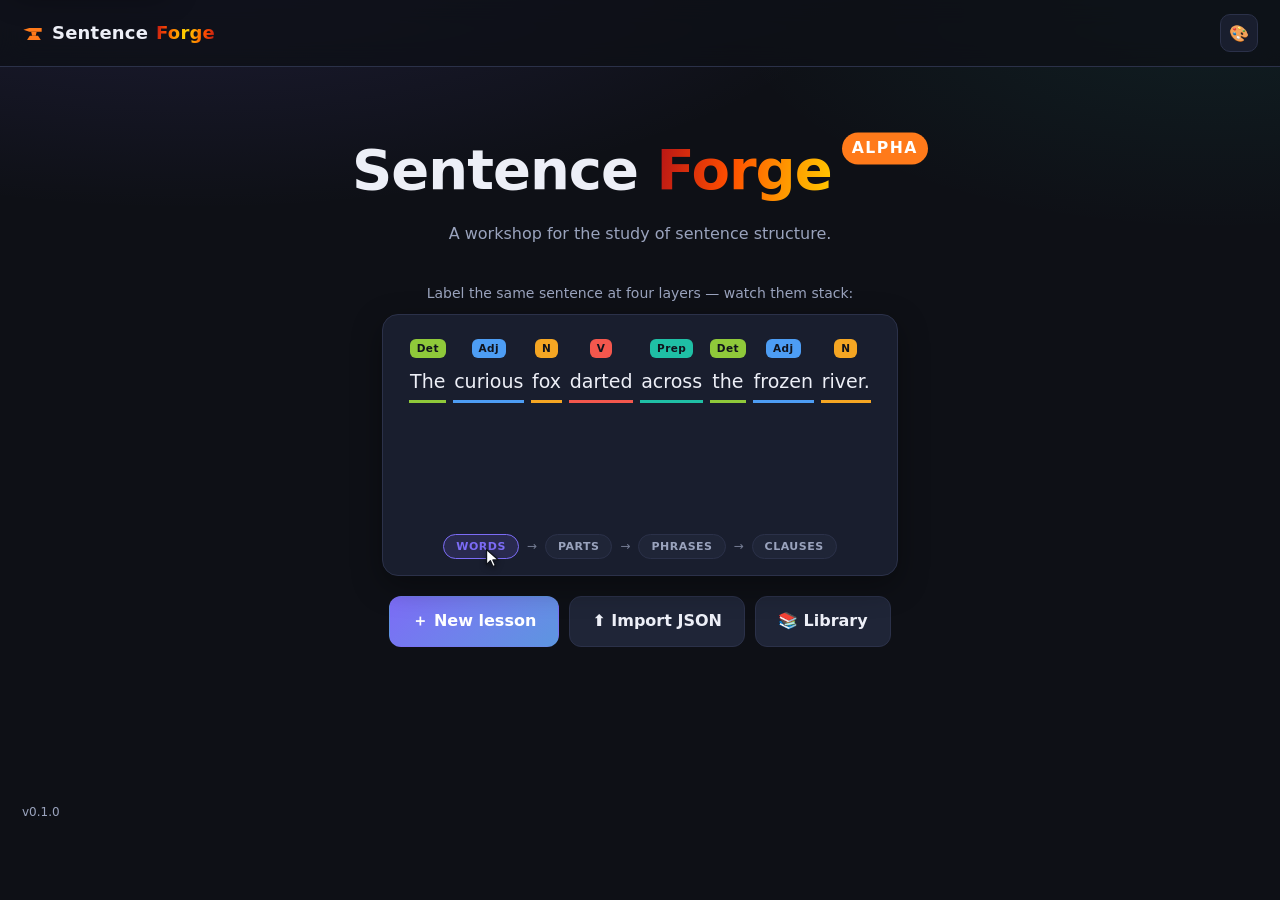
<file: tools/ui-audit-fixture.html>
<!DOCTYPE html>
<html lang="en" data-theme="dark">
<head>
  <meta charset="UTF-8" />
  <meta name="viewport" content="width=device-width, initial-scale=1.0" />
  <title>Sentence Forge UI audit fixture</title>
  <link rel="stylesheet" href="../css/styles.css" />
</head>
<body>
  <a class="skip-link" href="#app">Skip to content</a>
  <nav class="topbar">
    <a class="brand" href="#/"><svg class="anvil" viewBox="0 0 24 24" aria-hidden="true"><polygon points="1.5,8.5 8,6.5 21.5,6.5 21.5,10.5 8,10.5"/><polygon points="10,10.5 16,10.5 15,15 11,15"/><polygon points="5.5,19.5 20.5,19.5 17.5,15 8.5,15"/></svg>Sentence <em>Forge</em></a>
    <button id="palette-toggle" title="Grammar colors: default" aria-pressed="false">🎨</button>
    <button id="theme-toggle" title="Toggle light / dark theme">☀️</button>
  </nav>
  <main id="app"></main>
  <div id="toasts" aria-live="polite"></div>
  <footer class="appfoot"><span data-role="version"></span></footer>

  <script src="../js/labels.js"></script>
  <script src="../js/tokenize.js"></script>
  <script src="../js/store.js"></script>
  <script src="../js/examples.js"></script>
  <script src="../js/render.js"></script>
  <script src="../js/editor.js"></script>
  <script src="../js/display.js"></script>
  <script src="../js/quiz.js"></script>
  <script>
    (function () {
      var ex = wjt.EXAMPLES.filter(function (item) { return item.id === "dracula-count-appears"; })[0];
      var lesson = ex.build();
      lesson.id = "ui-audit";
      lesson.title = "UI Audit: Dense Complex Sentences";
      localStorage.setItem("sentenceForge.lessons.v1", JSON.stringify([lesson]));
      localStorage.setItem("sentenceForge.seeded", "1");
    })();
  </script>
  <script src="../js/app.js"></script>
  <script>
    document.addEventListener("DOMContentLoaded", function () {
      setTimeout(function () {
        var state = new URLSearchParams(location.search).get("state") || "";
        if (state.indexOf("present") === 0) {
          var next = document.querySelector('[data-act="next"]');
          if (next) next.click();
          var all = document.querySelector('[data-act="all"]');
          if (all) all.click();
          var key = document.querySelector('[data-act="key"]');
          if (key) key.click();
          if (state === "present-explain") {
            var ann = document.querySelector(".gl-bar, .gl-chip");
            if (ann) ann.click();
          }
        }
        if (state === "quiz-live") {
          var start = document.querySelector('[data-act="start"]');
          if (start) start.click();
        }
        if (state === "editor-palette") {
          var token = document.querySelector(".gl-token");
          if (token) {
            var rect = token.getBoundingClientRect();
            token.dispatchEvent(new PointerEvent("pointerdown", {
              bubbles: true, button: 0, clientX: rect.left + 2, clientY: rect.top + 2
            }));
            document.dispatchEvent(new PointerEvent("pointerup", {
              bubbles: true, button: 0, clientX: rect.left + 2, clientY: rect.top + 2
            }));
          }
        }
      }, 250);
    });
  </script>
</body>
</html>
</file>
<file: css/styles.css>
/* ====================================================================
   Sentence Forge — design system
   ==================================================================== */

:root[data-theme="dark"] {
  --bg: #0e1016;
  --bg-soft: #141826;
  --card: #191e2e;
  --card-2: #1f2537;
  --line: #2b3149;
  --text: #edeff7;
  --muted: #9aa3bd;
  --accent: #7c6cf6;
  --accent-soft: rgba(124, 108, 246, 0.16);
  --accent-2: #2dd4bf;
  --danger: #f4574d;
  --ok: #34d399;
  --shadow: 0 10px 30px rgba(0, 0, 0, 0.35);
  --hl: rgba(255, 214, 79, 0.22);
  --hl-line: #ffd64f;
  --chip-text: #10131c;
  color-scheme: dark;
}

:root[data-theme="light"] {
  --bg: #f4f5fa;
  --bg-soft: #eceef6;
  --card: #ffffff;
  --card-2: #f6f7fc;
  --line: #dcdfeb;
  --text: #1c2133;
  --muted: #5d6478;
  --accent: #5b4bd6;
  --accent-soft: rgba(91, 75, 214, 0.12);
  --accent-2: #0d9488;
  --danger: #d43a31;
  --ok: #0e9f6e;
  --shadow: 0 10px 26px rgba(30, 35, 60, 0.12);
  --hl: rgba(255, 200, 40, 0.35);
  --hl-line: #d99c00;
  --chip-text: #16191f;
  color-scheme: light;
}

/* "Forge heat" brand palette — the glowing-metal gradient shared by the hero
   wordmark and the top-bar brand. Theme-independent (identical in light/dark). */
:root {
  --forge-gradient: linear-gradient(
    100deg,
    #b31217 0%, #ff4e00 20%, #ff9a00 35%, #ffd400 50%,
    #ff9a00 65%, #ff4e00 80%, #b31217 100%
  );
  --forge-solid: #ff7a1a;
}

* { box-sizing: border-box; margin: 0; padding: 0; }

html { scroll-behavior: smooth; }

body {
  font-family: "Segoe UI Variable Text", "Segoe UI", system-ui, -apple-system, "Helvetica Neue", sans-serif;
  background: var(--bg);
  background-image:
    radial-gradient(1200px 500px at 15% -10%, var(--accent-soft), transparent 60%),
    radial-gradient(900px 420px at 95% 0%, rgba(45, 212, 191, 0.08), transparent 55%);
  background-attachment: fixed;
  color: var(--text);
  line-height: 1.55;
  min-height: 100vh;
}

/* ---------------- accessibility helpers ---------------- */
/* Visually hidden but exposed to assistive tech (screen-reader-only live
   regions, off-screen labels). */
.sr-only {
  position: absolute;
  width: 1px;
  height: 1px;
  padding: 0;
  margin: -1px;
  overflow: hidden;
  clip: rect(0, 0, 0, 0);
  white-space: nowrap;
  border: 0;
}

/* Skip-to-content: off-screen until focused, so the first Tab from a cold load
   jumps a keyboard user past the top bar into #app. */
.skip-link {
  position: absolute;
  left: 12px;
  top: -60px;
  z-index: 100;
  padding: 9px 16px;
  border-radius: 10px;
  background: var(--card);
  color: var(--text);
  border: 1px solid var(--line);
  box-shadow: var(--shadow);
  transition: top 0.15s ease;
}
.skip-link:focus {
  top: 12px;
}

/* Views move focus to their heading after a route swap so assistive tech lands
   on the new content. Those headings/containers are only focusable because we
   add tabindex="-1", so they can never be reached by the Tab key and never need
   a keyboard focus ring — suppress the browser's page-sized default outline on
   that programmatic focus unconditionally. (A :not(:focus-visible) guard here
   fails on initial load, where Chromium's focus-visible heuristic matches the
   route-focus and paints a box around the hero h1.) Real controls reached by
   keyboard keep their own :focus-visible ring. */
[tabindex="-1"]:focus { outline: none; }

/* ---------------- top bar ---------------- */
.topbar {
  display: flex;
  align-items: center;
  gap: 12px;
  padding: 14px 22px;
  position: sticky;
  top: 0;
  z-index: 40;
  -webkit-backdrop-filter: blur(12px);   /* Safari < 18 needs the prefix */
  backdrop-filter: blur(12px);
  background: color-mix(in srgb, var(--bg) 78%, transparent);
  border-bottom: 1px solid var(--line);
}

.topbar .brand {
  font-weight: 700;
  font-size: 18px;
  letter-spacing: 0.2px;
  text-decoration: none;
  color: var(--text);
  display: flex;
  align-items: center;
  gap: 8px;
}

.topbar .brand .anvil {
  width: 22px;
  height: 22px;
  fill: var(--forge-solid);
  flex: none;
}
.topbar .brand em {
  font-style: normal;
  background: var(--forge-gradient);
  background-size: 100% 100%;
  -webkit-background-clip: text;
  background-clip: text;
  color: transparent;
}

/* Ko-fi badge lives in the footer, pinned to the far right (see .appfoot). */
.appfoot .kofi { display: inline-flex; align-items: center; }
.appfoot .kofi img { height: 36px; width: auto; border: 0; display: block; }

/* With the ko-fi badge gone from the topbar, the first toggle takes over the
   margin-left:auto that used to keep this cluster pinned to the right edge. */
#palette-toggle { margin-left: auto; }

/* Theme toggle hidden for now — app is locked to dark mode. Kept in the DOM so
   the boot listener in app.js still finds it; unhide + restore the storage read
   to re-enable. */
#theme-toggle { display: none; }

#theme-toggle,
#palette-toggle {
  border: 1px solid var(--line);
  background: var(--card);
  color: var(--text);
  width: 38px;
  height: 38px;
  border-radius: 10px;
  font-size: 16px;
  cursor: pointer;
  transition: transform 0.15s ease, border-color 0.15s ease;
}
#theme-toggle:hover,
#palette-toggle:hover { transform: translateY(-1px); border-color: var(--accent); }
/* Pressed state for the color-blind palette toggle (aria-pressed=true). */
#palette-toggle[aria-pressed="true"] { border-color: var(--accent); box-shadow: inset 0 0 0 1px var(--accent); }

#app { max-width: 1060px; margin: 0 auto; padding: 26px 22px 90px; }

.view { animation: view-in 0.3s ease both; }
@keyframes view-in {
  from { opacity: 0; transform: translateY(8px); }
  to { opacity: 1; transform: none; }
}

/* ---------------- generic components ---------------- */
.card {
  background: var(--card);
  border: 1px solid var(--line);
  border-radius: 16px;
  padding: 20px;
  box-shadow: var(--shadow);
}

.btn {
  display: inline-flex;
  align-items: center;
  gap: 6px;
  padding: 8px 14px;
  border-radius: 10px;
  border: 1px solid var(--line);
  background: var(--card-2);
  color: var(--text);
  font: inherit;
  font-size: 14px;
  font-weight: 600;
  text-decoration: none;
  cursor: pointer;
  transition: transform 0.12s ease, border-color 0.12s ease, background 0.12s ease, box-shadow 0.12s ease;
  user-select: none;
}
.btn:hover { transform: translateY(-1px); border-color: var(--accent); }
.btn:active { transform: translateY(0); }
.btn:disabled { opacity: 0.55; cursor: default; transform: none; }
/* .btn's own display beats the UA's [hidden]{display:none}, so a button hidden
   from script (the pinned drawer's ✕, Full screen where the API is missing)
   would otherwise still paint. Same reason .present-panel[hidden] exists. */
.btn[hidden] { display: none; }

.btn-primary {
  background: linear-gradient(135deg, var(--accent), color-mix(in srgb, var(--accent) 60%, var(--accent-2)));
  border-color: transparent;
  color: #fff;
}
.btn-primary:hover { box-shadow: 0 6px 18px var(--accent-soft); border-color: transparent; }

.btn-accent { border-color: var(--accent-2); color: var(--accent-2); }
.btn-ghost { background: transparent; border-color: transparent; color: var(--muted); }
.btn-ghost:hover { color: var(--text); border-color: var(--line); }
.btn-danger:hover { border-color: var(--danger); color: var(--danger); }
.btn-sm { padding: 4px 9px; font-size: 13px; border-radius: 8px; }
.btn-big { padding: 12px 22px; font-size: 16px; border-radius: 12px; }

.btn-row { display: flex; align-items: center; gap: 10px; flex-wrap: wrap; margin-top: 12px; }
.btn-row-center { justify-content: center; }
.spacer { flex: 1; }

.muted-note { color: var(--muted); font-size: 13px; }

.pill {
  border: 1px solid var(--line);
  background: var(--card-2);
  color: var(--muted);
  font: inherit;
  font-size: 13px;
  font-weight: 600;
  padding: 5px 12px;
  border-radius: 999px;
  cursor: pointer;
  transition: all 0.15s ease;
}
.pill:hover { border-color: var(--accent); color: var(--text); }
.pill.is-on {
  background: var(--accent-soft);
  border-color: var(--accent);
  color: var(--text);
}
/* Fixed height so a pill that wraps to a second row never collapses into a
   thin bar; inline-flex vertically centers the label and its count. */
.pill-lg {
  display: inline-flex;
  align-items: center;
  min-height: 40px;
  box-sizing: border-box;
  font-size: 14px;
  padding: 8px 16px;
}
.pill-count {
  display: inline-block;
  background: var(--accent);
  color: #fff;
  border-radius: 999px;
  font-size: 11px;
  padding: 0 7px;
  margin-left: 4px;
}
.pill:not(.is-on) .pill-count { background: var(--line); color: var(--muted); }

.mini-pill {
  display: inline-block;
  font-size: 11px;
  font-weight: 700;
  letter-spacing: 0.3px;
  color: var(--accent);
  background: var(--accent-soft);
  border-radius: 999px;
  padding: 2px 9px;
  margin-right: 5px;
}

.swatch {
  display: inline-block;
  width: 14px;
  height: 14px;
  border-radius: 4px;
  background: var(--c, var(--accent));
  flex: none;
}

.empty-state { text-align: center; padding: 44px 24px; }
.empty-emoji { font-size: 42px; margin-bottom: 10px; }
.empty-anvil {
  width: 48px;
  height: 48px;
  fill: var(--muted);
  margin-bottom: 10px;
}
.empty-state p { color: var(--muted); max-width: 420px; margin: 6px auto 0; }

.hint-strip {
  margin: 16px 0;
  padding: 10px 16px;
  border-radius: 12px;
  border: 1px dashed var(--line);
  color: var(--muted);
  font-size: 14px;
  background: var(--bg-soft);
}

/* ---------------- toasts ---------------- */
#toasts {
  position: fixed;
  bottom: 20px;
  left: 50%;
  transform: translateX(-50%);
  display: flex;
  flex-direction: column;
  align-items: center;
  gap: 8px;
  z-index: 100;
  pointer-events: none;
}
.toast {
  background: var(--card);
  border: 1px solid var(--accent);
  color: var(--text);
  padding: 10px 18px;
  border-radius: 12px;
  font-size: 14px;
  box-shadow: var(--shadow);
  animation: toast-in 0.25s ease;
  max-width: min(90vw, 480px);
}
.toast.hide { opacity: 0; transition: opacity 0.4s ease; }
@keyframes toast-in { from { opacity: 0; transform: translateY(10px); } }

/* ====================================================================
   Library
   ==================================================================== */
.hero { text-align: center; padding: 34px 10px 30px; }
.hero h1 {
  font-size: clamp(38px, 6vw, 56px);
  font-weight: 800;
  letter-spacing: -1px;
}
.hero h1 .fx {
  background: var(--forge-gradient);
  background-size: 220% 100%;
  -webkit-background-clip: text;
  background-clip: text;
  color: transparent;
  animation: forge-heat 4s ease-in-out infinite;
}
@keyframes forge-heat {
  0%   { background-position: 0% 50%; }
  50%  { background-position: 100% 50%; }
  100% { background-position: 0% 50%; }
}
@media (prefers-reduced-motion: reduce) {
  .hero h1 .fx { animation: none; }
}
/* "Alpha" badge riding the end of the wordmark. */
.hero h1 .hero-alpha {
  display: inline-block;
  vertical-align: top;
  transform: translateY(0.35em);
  margin-left: 10px;
  font-size: 0.28em;
  font-weight: 800;
  letter-spacing: 1.5px;
  text-transform: uppercase;
  color: #fff;
  -webkit-text-fill-color: #fff;
  background: var(--forge-solid);
  border-radius: 999px;
  padding: 4px 10px;
}
.hero p { color: var(--muted); margin-top: 8px; font-size: 16px; }
.hero-actions { margin: 20px 0 42px; }

/* ---- "how the blocks work" self-playing demo (above Your lessons) ---- */
.blocks-demo { text-align: center; margin: 6px 0 8px; }
.blocks-demo-cap { color: var(--muted); font-size: 14px; margin-bottom: 10px; }
.blocks-demo-card {
  display: inline-block;
  position: relative;
  max-width: 100%;
  padding: 14px 20px 16px;
}
.blocks-demo-stage { display: flex; justify-content: center; }
.blocks-demo-stage .gl-sentence { align-items: center; }
/* Colour eases in with the Words layer instead of snapping on. */
.blocks-demo-stage .gl-token { transition: border-bottom-color 0.3s ease; }

.blocks-demo-steps {
  display: flex;
  align-items: center;
  justify-content: center;
  gap: 8px;
  margin-top: 12px;
}
.blocks-demo-pill {
  font-size: 11px;
  font-weight: 800;
  letter-spacing: 0.5px;
  text-transform: uppercase;
  color: var(--muted);
  background: var(--card-2);
  border: 1px solid var(--line);
  border-radius: 999px;
  padding: 3px 12px;
  transition: color 0.25s ease, background 0.25s ease, border-color 0.25s ease;
}
.blocks-demo-pill.is-on {
  color: var(--accent);
  background: var(--accent-soft);
  border-color: var(--accent);
}
.blocks-demo-arrow { color: var(--muted); font-size: 12px; opacity: 0.7; }

/* Fake pointer that clicks each step pill as its layer appears. */
.blocks-demo-cursor {
  position: absolute;
  top: 0;
  left: 0;
  width: 22px;
  height: 22px;
  z-index: 3;
  pointer-events: none;
  transform-origin: top left;
  transition: transform 0.45s cubic-bezier(0.4, 0.1, 0.2, 1);
  filter: drop-shadow(0 2px 3px rgba(0, 0, 0, 0.4));
}
.blocks-demo-cursor svg { display: block; }
.blocks-demo-cursor svg path {
  fill: #fff;
  stroke: #10131c;
  stroke-width: 1.4;
  stroke-linejoin: round;
}
/* The tap scale lives on the inner svg so it can't fight the wrapper's
   translate; its origin is the pointer tip so the tip stays put. */
.blocks-demo-cursor.is-tap svg {
  transform-origin: 6px 4px;
  animation: bd-cursor-tap 0.32s ease;
}
@keyframes bd-cursor-tap {
  0%, 100% { transform: scale(1); }
  45% { transform: scale(0.76); }
}
.blocks-demo-pill.is-tap { animation: bd-pill-tap 0.5s ease; }
@keyframes bd-pill-tap {
  0% { box-shadow: 0 0 0 0 var(--accent-soft); }
  100% { box-shadow: 0 0 0 9px transparent; }
}
@media (prefers-reduced-motion: reduce) {
  .blocks-demo-cursor { display: none; }
}

.lesson-grid {
  display: grid;
  grid-template-columns: repeat(auto-fill, minmax(310px, 1fr));
  gap: 16px;
  margin-top: 10px;
}
.lesson-card { display: flex; flex-direction: column; transition: transform 0.15s ease, border-color 0.15s ease; }
.lesson-card:hover { transform: translateY(-3px); border-color: var(--accent); }
.add-lesson-card {
  align-items: center;
  justify-content: center;
  text-align: center;
  border-style: dashed;
  cursor: pointer;
  min-height: 180px;
}
.add-lesson-card:hover,
.add-lesson-card:focus-visible {
  border-style: solid;
  border-color: var(--accent);
  transform: translateY(-3px);
  outline: none;
}
.add-lesson-card .empty-anvil { margin-bottom: 12px; }
.add-lesson-card h3 { color: var(--accent); }
.add-lesson-card .lesson-desc { max-width: 260px; }
.lesson-card h3 { font-size: 18px; }
.lesson-desc { color: var(--muted); font-size: 13px; margin-top: 4px; flex: 0; }
.lesson-meta { display: flex; gap: 6px; color: var(--muted); font-size: 13px; margin-top: 10px; }
.lesson-layers { margin-top: 8px; }
.lesson-actions { margin-top: auto; padding-top: 14px; }

.section-title {
  font-size: 15px;
  font-weight: 800;
  letter-spacing: 0.6px;
  text-transform: uppercase;
  color: var(--muted);
  margin: 26px 0 12px;
}
.section-head { display: flex; align-items: center; justify-content: space-between; gap: 12px; }
.section-head .section-title { margin-bottom: 0; }
/* Version at the far left, Ko-fi badge at the far right, both centered. */
.appfoot { display: flex; align-items: center; justify-content: space-between; padding: 24px 22px; color: var(--muted); font-size: 12px; }
.section-sub { margin: -6px 0 12px; }
.examples-block { margin-top: 8px; }
.example-card { display: flex; flex-direction: column; border-style: dashed; }
.example-card:hover { border-color: var(--accent-2); border-style: solid; transform: translateY(-3px); }
.example-card .lesson-desc { flex: 1; }

/* ====================================================================
   Sentence rendering (shared by editor / present / quiz)
   ==================================================================== */
/* Tokens wrap onto successive lines: one .gl-grid per visual line, stacked
   vertically so a long sentence grows downward instead of scrolling sideways. */
.gl-sentence {
  display: flex;
  flex-direction: column;
  align-items: flex-start;
  row-gap: 10px;
  padding: 6px 2px 10px;
}

.gl-grid {
  display: inline-grid;
  column-gap: 0.42em;
  row-gap: 7px;
  align-items: center;
  justify-content: start;
  padding: 4px;
  max-width: 100%;
  /* Only an over-wide single line (e.g. one token longer than the container)
     scrolls, and it scrolls alone — never the whole sentence. The scrollbar
     chrome is hidden: a long annotation label wider than its token no longer
     shows a bar (the recurring narrow-width eyesore), while an over-wide token
     stays reachable by wheel/trackpad/touch scroll. */
  overflow-x: auto;
  scrollbar-width: none;          /* Firefox */
}
.gl-grid::-webkit-scrollbar { display: none; }   /* Chromium / Edge / WebKit */

.gl-token {
  font-size: 19px;
  padding: 2px 1px 4px;
  border-bottom: 3px solid transparent;
  border-radius: 4px 4px 0 0;
  white-space: nowrap;
  touch-action: none;
}
.gl-size-lg .gl-token { font-size: clamp(24px, 3.4vw, 34px); border-bottom-width: 4px; }

.gl-grid.is-interactive .gl-token { cursor: crosshair; }
.gl-grid.is-interactive .gl-token:hover { background: var(--accent-soft); }

.gl-token.has-pos { border-bottom-color: var(--c); }

.gl-token.is-sel { background: var(--accent-soft); box-shadow: 0 0 0 1px var(--accent); }
.gl-token.is-sel-first { border-top-left-radius: 6px; border-bottom-left-radius: 6px; }
.gl-token.is-sel-last { border-top-right-radius: 6px; border-bottom-right-radius: 6px; }

.gl-token.is-hl {
  background: var(--hl);
  box-shadow: 0 2px 0 var(--hl-line);
  animation: hl-pulse 1.6s ease infinite;
}
@keyframes hl-pulse {
  0%, 100% { box-shadow: 0 2px 0 var(--hl-line); }
  50% { box-shadow: 0 3px 0 var(--hl-line), 0 0 14px var(--hl); }
}
.gl-token.is-hl-first { border-top-left-radius: 6px; border-bottom-left-radius: 6px; }
.gl-token.is-hl-last { border-top-right-radius: 6px; border-bottom-right-radius: 6px; }

.gl-chip {
  justify-self: center;
  font: inherit;
  font-size: 10.5px;
  font-weight: 800;
  letter-spacing: 0.4px;
  color: var(--chip-text);
  background: var(--c);
  border: none;
  border-radius: 6px;
  padding: 1px 7px;
  cursor: pointer;
  transition: transform 0.12s ease;
  animation: pop-in 0.22s ease both;
}
.gl-chip:hover { transform: scale(1.12); }
.gl-size-lg .gl-chip { font-size: 13px; padding: 2px 9px; }

/* Family (broad-class) chip stacked above a drilled-down subtype chip. */
.gl-chip-parent {
  background: color-mix(in srgb, var(--c) 20%, var(--card));
  color: var(--c);
  box-shadow: inset 0 0 0 1px color-mix(in srgb, var(--c) 60%, transparent);
  font-weight: 800;
  letter-spacing: 0.2px;
}

.gl-bar {
  font: inherit;
  display: flex;
  align-items: center;
  gap: 6px;
  min-width: 0;
  /* One labeled bar's natural height (12px x 1.55 + 5px padding + 4px border),
     so an empty continuation segment of a wrapped span can't collapse into a
     thin bar. Same collapse the layer pills solve with .pill-lg min-height. */
  min-height: 28px;
  border: 1px solid color-mix(in srgb, var(--c) 55%, transparent);
  border-top: 3px solid var(--c);
  background: color-mix(in srgb, var(--c) 13%, var(--card));
  color: var(--text);
  border-radius: 7px;
  padding: 2px 8px 3px;
  font-size: 12px;
  cursor: pointer;
  text-align: left;
  transition: transform 0.12s ease, background 0.12s ease;
  animation: pop-in 0.22s ease both;
}
.gl-bar:hover { transform: translateY(-1px); background: color-mix(in srgb, var(--c) 24%, var(--card)); }

/* Segment edges cut by a line break: square the inner corner and drop the
   cut border so a wrapped chip/bar reads as one continuous band. */
.gl-bar.is-cont-left, .gl-chip.is-cont-left {
  border-top-left-radius: 0; border-bottom-left-radius: 0;
}
.gl-bar.is-cont-right, .gl-chip.is-cont-right {
  border-top-right-radius: 0; border-bottom-right-radius: 0;
}
.gl-bar.is-cont-left { border-left-color: transparent; }
.gl-bar.is-cont-right { border-right-color: transparent; }

.gl-bar-abbr { font-weight: 800; color: var(--c); flex: none; }
.gl-bar-name { overflow: hidden; text-overflow: ellipsis; white-space: nowrap; color: var(--muted); }
.gl-bar-note { flex: none; font-size: 11px; opacity: 0.8; }
.gl-size-lg .gl-bar { font-size: 15px; padding: 4px 10px 5px; border-radius: 9px; min-height: 37px; }

/* Reserved-but-hidden layer (Present mode): keeps its grid track's height so a
   toggled layer appears in place instead of resizing the whole block.
   visibility:hidden also makes the chip/bar unclickable, which is what we want. */
.gl-hidden { visibility: hidden; }

@keyframes pop-in {
  from { opacity: 0; transform: scale(0.85); }
  to { opacity: 1; transform: none; }
}

/* ---------------- sentence type badges ---------------- */
.type-badges { display: flex; gap: 8px; flex-wrap: wrap; justify-content: center; margin-top: 16px; }
.type-badge {
  display: inline-flex;
  align-items: baseline;
  gap: 6px;
  font: inherit;
  background: color-mix(in srgb, var(--c) 14%, var(--card));
  border: 1px solid color-mix(in srgb, var(--c) 55%, transparent);
  border-left: 4px solid var(--c);
  border-radius: 8px;
  padding: 4px 12px;
  color: var(--text);
  cursor: default;
  animation: pop-in 0.22s ease both;
}
button.type-badge { cursor: pointer; transition: transform 0.12s ease, background 0.12s ease; }
button.type-badge:hover { transform: translateY(-1px); background: color-mix(in srgb, var(--c) 26%, var(--card)); }
.type-badge-cat {
  font-size: 10px;
  font-weight: 800;
  letter-spacing: 0.6px;
  text-transform: uppercase;
  color: var(--muted);
}
.type-badge-name { font-weight: 700; color: var(--c); }
.gl-size-lg + .type-badges .type-badge, .stage .type-badge { font-size: 15px; padding: 6px 14px; }

/* ---------------- editor sentence-type picker ---------------- */
.type-picker { display: flex; flex-direction: column; gap: 6px; margin-bottom: 12px; }
.type-picker-row { display: flex; align-items: center; gap: 6px; flex-wrap: wrap; }
.type-picker-label {
  font-size: 11px;
  font-weight: 800;
  letter-spacing: 0.6px;
  text-transform: uppercase;
  color: var(--muted);
  min-width: 74px;
}
.type-pill { font-size: 12px; padding: 3px 10px; }
.type-pill.is-on {
  background: color-mix(in srgb, var(--c) 18%, var(--card-2));
  border-color: var(--c);
  color: var(--text);
}
.type-pill.is-on .pill-count, .type-pill.is-on::after { color: var(--c); }

/* ---------------- sentence note ---------------- */
/* Present-mode line under the type badges; only shown when a note exists. */
.sentence-note {
  max-width: 640px;
  margin: 12px auto 0;
  text-align: center;
  color: var(--muted);
  font-size: 14px;
  font-style: italic;
  line-height: 1.4;
}
.stage .sentence-note { font-size: 15px; }
.sentence-note-tag {
  font-size: 10px;
  font-weight: 800;
  letter-spacing: 0.6px;
  text-transform: uppercase;
  font-style: normal;
}
/* Editor: free-text note field beneath the type picker. */
.sentence-note-edit { display: flex; align-items: center; gap: 6px; margin-bottom: 12px; }
.sentence-notes-input {
  flex: 1;
  min-width: 0;
  background: var(--bg-soft);
  border: 1px solid var(--line);
  border-radius: 8px;
  color: var(--text);
  font: inherit;
  font-size: 13px;
  padding: 5px 10px;
  outline: none;
}
.sentence-notes-input:focus { border-color: var(--accent); }
/* Practice feedback: note appended after the type explanation. */
.quiz-note { color: var(--muted); font-style: italic; }

/* ---------------- popover ---------------- */
.gl-popover {
  position: absolute;
  z-index: 60;
  background: var(--card);
  border: 1px solid var(--line);
  border-radius: 14px;
  box-shadow: var(--shadow);
  padding: 14px;
  width: min(440px, calc(100vw - 24px));
  max-height: min(72vh, 620px);
  overflow-y: auto;
  animation: pop-in 0.16s ease both;
}

/* ---------------- confirm modal ---------------- */
.modal-backdrop {
  position: fixed;
  inset: 0;
  z-index: 80;               /* above .topbar (40) and .gl-popover (60) */
  display: flex;
  align-items: center;
  justify-content: center;
  padding: 16px;
  background: color-mix(in srgb, var(--bg) 55%, transparent);
  -webkit-backdrop-filter: blur(3px);   /* Safari < 18 needs the prefix */
  backdrop-filter: blur(3px);
}
.modal {
  background: var(--card);
  border: 1px solid var(--line);
  border-radius: 14px;
  box-shadow: var(--shadow);
  padding: 20px;
  width: min(440px, calc(100vw - 32px));
  animation: pop-in 0.16s ease both;
}
.modal-msg { margin: 0 0 16px; color: var(--text); line-height: 1.5; }
.modal-actions { justify-content: flex-end; }

.palette-target {
  font-size: 13px;
  color: var(--muted);
  font-style: italic;
  margin-bottom: 8px;
  border-bottom: 1px solid var(--line);
  padding-bottom: 8px;
}
.palette-group { margin-top: 10px; }
.palette-group:first-of-type { margin-top: 0; }
.palette-group-name {
  font-size: 11px;
  font-weight: 800;
  letter-spacing: 1px;
  text-transform: uppercase;
  color: var(--muted);
  margin-bottom: 6px;
}
.palette-grid { display: flex; flex-wrap: wrap; gap: 6px; }
.palette-grid-stacked { flex-direction: column; align-items: stretch; gap: 8px; }
.palette-subgroup {
  display: flex;
  flex-wrap: wrap;
  gap: 6px;
  align-items: center;
  padding-bottom: 8px;
  border-bottom: 1px dashed var(--line);
}
.palette-subgroup:last-child { padding-bottom: 0; border-bottom: none; }
.palette-label {
  font: inherit;
  font-size: 12.5px;
  color: var(--text);
  background: color-mix(in srgb, var(--c) 12%, var(--card-2));
  border: 1px solid color-mix(in srgb, var(--c) 45%, transparent);
  border-left: 4px solid var(--c);
  border-radius: 8px;
  padding: 4px 9px;
  cursor: pointer;
  transition: transform 0.1s ease, background 0.1s ease;
}
.palette-label b { color: var(--c); margin-right: 2px; }
.palette-label:hover { transform: translateY(-1px); background: color-mix(in srgb, var(--c) 26%, var(--card-2)); }
.palette-subgroup > .palette-label:first-child { font-weight: 700; }
.palette-label-sub {
  font-size: 11.5px;
  padding: 3px 8px;
  background: color-mix(in srgb, var(--c) 7%, var(--card-2));
  border-left-width: 3px;
  color: var(--muted);
}
.palette-label-sub b { font-weight: 700; }
.palette-label-sub:hover { color: var(--text); background: color-mix(in srgb, var(--c) 18%, var(--card-2)); }

.ann-details-head { display: flex; align-items: center; gap: 8px; }
.ann-details-quote { font-style: italic; color: var(--muted); margin: 8px 0 6px; }
.ann-details-desc { font-size: 14px; }
.ann-details-example { font-size: 13px; color: var(--muted); margin-top: 6px; }
.ann-details-example b { color: var(--accent-2); }
.ann-note {
  margin-top: 10px;
  background: var(--accent-soft);
  border-left: 3px solid var(--accent);
  border-radius: 6px;
  padding: 8px 12px;
  font-size: 14px;
}
.ann-details textarea { margin-top: 10px; }

/* ====================================================================
   Editor
   ==================================================================== */
.editor-head-top { display: flex; align-items: center; gap: 8px; flex-wrap: wrap; }

.saved-flash {
  color: var(--ok);
  font-size: 13px;
  font-weight: 700;
  opacity: 0;
}
.saved-flash.show { animation: saved 1.6s ease both; }
@keyframes saved {
  0% { opacity: 0; transform: translateY(3px); }
  15%, 70% { opacity: 1; transform: none; }
  100% { opacity: 0; }
}

.title-input, .desc-input {
  width: 100%;
  background: transparent;
  border: none;
  border-bottom: 1px solid transparent;
  color: var(--text);
  font: inherit;
  padding: 4px 2px;
  outline: none;
}
.title-input { font-size: 26px; font-weight: 800; margin-top: 10px; }
.desc-input { font-size: 14px; color: var(--muted); }
.title-input:hover, .desc-input:hover,
.title-input:focus, .desc-input:focus { border-bottom-color: var(--line); }

.layer-toggles { display: flex; align-items: center; gap: 8px; flex-wrap: wrap; margin-top: 12px; }
.layer-toggles-label { color: var(--muted); font-size: 13px; font-weight: 600; }

.sentence-list { display: flex; flex-direction: column; gap: 14px; }

.sentence-card-head {
  display: flex;
  align-items: center;
  gap: 10px;
  border-bottom: 1px solid var(--line);
  padding-bottom: 10px;
  margin-bottom: 8px;
}
.sentence-num { font-weight: 800; font-size: 13px; letter-spacing: 0.6px; text-transform: uppercase; color: var(--accent); }
.sentence-meta { color: var(--muted); font-size: 13px; }
.sentence-tip { color: var(--muted); font-size: 13px; font-style: italic; padding: 2px 4px 0; }

.text-edit {
  width: 100%;
  background: var(--bg-soft);
  border: 1px solid var(--line);
  border-radius: 10px;
  color: var(--text);
  font: inherit;
  font-size: 15px;
  padding: 10px 12px;
  resize: vertical;
  outline: none;
}
.text-edit:focus { border-color: var(--accent); }

.add-text-card h3 { font-size: 15px; margin-bottom: 10px; color: var(--muted); }

/* ====================================================================
   Present mode
   ==================================================================== */
/* Present is a slide that fills the viewport exactly: the shell is locked to
   100dvh and the STAGE CARD owns any overflow, so the chrome around it (header,
   layer chips, panel, sentence rail) never scrolls away mid-lesson. A breakdown
   shorter than the stage still centres like a slide with nothing to scroll; a
   taller one scrolls inside the card. The global topbar and footer are hidden
   here (Present has its own header row). The desktop shell lives in the
   min-width:641px block below; the phone breakpoint (<=640px) keeps the
   document-scroll model with a stacked switcher — there is no room there to
   split the viewport between a stage and its chrome. */
.view-present {
  display: flex;
  flex-direction: column;
  position: relative;   /* anchor for the panel's bottom-sheet overlay */
  min-height: calc(100vh - 120px);   /* phone/base fallback; the shell overrides it */
}

/* The presentation shell — desktop, tablet, and projector. Excludes the phone
   fallback so the small-screen switcher can stack below the stage. */
@media (min-width: 641px) {
  body:has(.view-present) .topbar,
  body:has(.view-present) .appfoot { display: none; }
  #app:has(.view-present) { max-width: none; margin: 0; padding: 0; }
  .view-present {
    /* Grid, so the stage row is minmax(0, 1fr): it takes whatever height is left
       after the header and control rows and never more. A breakdown shorter than
       that row is centred like a slide; a taller one scrolls inside .stage. The
       row can't grow past the viewport, so the page has nothing to scroll.
       (Rows: present-head, present-controls, present-main; the sr-only live
       region is position:absolute and out of flow.) */
    display: grid;
    grid-template-rows: auto auto minmax(0, 1fr);
    /* Explicit minmax(0,1fr) column. A scroll container's min-content width is
       0, so .stage's own overflow:auto now covers this too — but keep the pin:
       the moment the stage stops scrolling (it did once), its min-content width
       becomes the whole unwrapped sentence, which would widen this column and
       hand the renderer a bogus "available width", so nothing would ever wrap. */
    grid-template-columns: minmax(0, 1fr);
    height: 100vh;        /* fallback for browsers without dvh */
    height: 100dvh;
    overflow: hidden;     /* the stage is the scroller, never the document */
    /* Near-full safe width with a modest inset — no 1280px cap wasting projectors. */
    padding: 18px clamp(16px, 3vw, 48px);
  }
  /* The stage card owns the overflow. scrollbar-gutter is load-bearing, not
     cosmetic: the renderer measures this element's clientWidth to decide line
     breaks (render.js computeLines), so a scrollbar that appears only after the
     content is laid out would make every line ~15px too wide. Reserving the
     gutter keeps the measured width honest whether or not it scrolls. */
  .stage { overflow: auto; scrollbar-gutter: stable; }
}
/* The sentence switcher is one dot per sentence, so a long lesson makes the rail
   intrinsically taller than the slide. Take it out of the stage row's height math
   (absolute, pinned to that row) so a 20-sentence lesson can't stretch the row —
   the dot strip scrolls within the rail instead, and the stage keeps the full
   height. Prev/Next stay pinned to the rail's ends either way. */
@media (min-width: 641px) {
  /* The rail's width is pinned rather than intrinsic so the gutter beside it can
     be derived: reserved padding = rail + the same 16px .present-main uses as its
     flex gap, which makes the panel-to-rail gap match the stage-to-panel one. */
  .present-main {
    position: relative;
    --nav-w: 48px;
    padding-right: calc(var(--nav-w) + 16px);
  }
  .present-nav {
    position: absolute;
    right: 0;
    top: 0;
    bottom: 0;
    width: var(--nav-w);
    overflow: hidden;
    /* Prev/Next are pinned to the rail's ends and every .btn lifts 1px on hover
       (transform: translateY(-1px)); flush against this overflow:hidden edge the
       top button's lift was clipped. The padding keeps the lift inside the clip
       box. The dot strip does its own scrolling, so the rail never overflows. */
    padding-top: 2px;
    padding-bottom: 2px;
  }
  /* The scrolling dot strip that lets this work is in the base `.dots` rule
     further down — declaring it here would be overridden by that later rule.
     See the note there. */
  /* Fill the pinned track instead of sizing to the arrow glyph's own padding.
     justify-content is not optional here: .btn is an inline-flex box that never
     sets one, so at its natural width the default flex-start is invisible — but
     stretched to 100% it parks the arrow against the left edge of the rail. */
  .present-nav .btn-big {
    flex: none;
    width: 100%;
    justify-content: center;
    padding-left: 0;
    padding-right: 0;
  }
}

@media (min-width: 641px) and (max-height: 800px) {
  /* Short landscape (720p/768p projectors): give the stage back the room the
     header cluster would otherwise take. */
  .view-present { padding-top: 10px; padding-bottom: 10px; }
  .present-head, .present-controls { margin-bottom: 8px; }
  .stage { padding: 18px 22px; }
}
@media (min-width: 641px) and (max-width: 1100px) {
  /* Tablet/older projector landscape: trim the side inset. */
  .view-present { padding-left: clamp(12px, 2vw, 24px); padding-right: clamp(12px, 2vw, 24px); }
}

/* Title and the Edit / Quiz / Full screen actions share one row: the title
   column grows to fill (basis 0 so its long description never forces a wrap),
   the actions stay a fixed cluster on the right. */
.present-head { display: flex; align-items: flex-start; gap: 12px; flex-wrap: wrap; margin-bottom: 14px; }
.present-title { flex: 1 1 0; min-width: 0; }
.present-title h2 { font-size: 22px; }
.present-title .muted-note {
  display: -webkit-box;
  -webkit-line-clamp: 2;
  -webkit-box-orient: vertical;
  overflow: hidden;
}
.present-actions { display: flex; align-items: center; gap: 8px; flex: none; }

.present-controls { display: flex; align-items: center; gap: 10px; flex-wrap: wrap; margin-bottom: 14px; }
/* align-content:flex-start keeps wrapped rows from being stretched into thin
   bars; the pills carry their own fixed height. */
.layer-chips { display: flex; align-items: center; align-content: flex-start; gap: 8px; flex-wrap: wrap; }

/* Stage + the vertical sentence switcher sit side by side; the stage takes all
   remaining width and height, the switcher is a fixed rail on the right. */
.present-main { display: flex; align-items: stretch; gap: 16px; flex: 1 1 auto; min-height: 0; min-width: 0; }

.stage {
  flex: 1 1 auto;
  min-width: 0;
  min-height: 0;
  display: flex;
  flex-direction: column;
  align-items: center;
  /* safe center: centers the breakdown while it fits the bounded row; when it's
     taller, "safe" falls back to start alignment so scrolling reaches the top of
     the diagram instead of clipping it. */
  justify-content: safe center;
  text-align: center;
  padding: 34px 30px;
  /* NO `overflow` here. This rule sits AFTER the >=641px shell block that sets
     `overflow:auto`, and a media query adds no specificity — an `overflow:visible`
     declared here silently wins and the stage stops scrolling at every desktop
     size (it did: a too-tall breakdown was clipped by the shell's overflow:hidden
     with no way to reach it). The phone's visible-overflow model is declared in
     the <=640px block at the bottom of this file instead. */
}
/* The scroll container is focusable, so it needs a ring — and the ring doubles as
   the affordance that says this box scrolls. */
.stage:focus-visible { outline: 2px solid var(--accent); outline-offset: -2px; }
.stage .gl-sentence { max-width: 100%; }
/* "Sentence i of N", the type badges and the reveal tip are the SLIDE's own
   information, not the stage's — js/display.js moves them into the pinned drawer
   so the stage is nothing but the sentence, and back into the stage below the
   drawer breakpoint (where the panel is a hidden-while-idle sheet). Hence the
   neutral names: these rules have to read right in both homes. */
.slide-counter {
  font-size: 12px;
  font-weight: 800;
  letter-spacing: 1.4px;
  text-transform: uppercase;
  color: var(--muted);
}
.stage > .slide-counter { margin-bottom: 18px; }
/* The block owns its own gap from the sentence; the shared .type-badges rule's
   own margin-top would otherwise double it. */
.stage > .slide-info { margin-top: 16px; }
.slide-info .type-badges { margin-top: 0; }
.slide-tip { color: var(--muted); font-style: italic; }
.slide-info .type-badges + .slide-tip { margin-top: 16px; }

/* Key button reuses the pill "on" look so its pressed state reads at a glance. */
.btn[data-act="key"].is-on { background: var(--accent-soft); border-color: var(--accent); color: var(--text); }

/* Key and explanations share one bounded panel. On wide screens it's a drawer
   beside the stage: the stage shrinks to make room, so nothing is hidden and the
   sentence switcher stays put. On narrower screens it becomes a bottom sheet (see
   the max-width rules). It scrolls internally, so its bounds and Close control
   always stay inside the viewport. Each shown layer in the Key is a group
   (heading + its labels); every label is a swatch · abbr · name item. */
/* Fade only (no translate): a vertical entry transform would briefly push the
   drawer's bottom past the viewport edge before settling. */
@keyframes panel-in { from { opacity: 0; } }
.present-panel {
  flex: 0 0 min(360px, 32vw);
  min-width: 0;
  display: flex;
  flex-direction: column;
  padding: 14px 16px;
  overflow: hidden;
  animation: panel-in 0.2s ease both;
}
.present-panel[hidden] { display: none; }
/* The counter is a permanent strip above the heading, not part of the swappable
   body: it is the teacher's place in the passage, so it has to survive an open
   explanation. flex:none keeps it off the body's scroll. */
.present-slide-meta {
  flex: none;
  padding-bottom: 8px;
  margin-bottom: 10px;
  border-bottom: 1px solid var(--line);
}
.present-slide-meta:empty { display: none; }
.present-panel-head { display: flex; align-items: center; gap: 10px; margin-bottom: 10px; }
.present-panel-title { font-size: 16px; flex: 1 1 auto; min-width: 0; }
.present-panel-body { flex: 1 1 auto; min-height: 0; overflow: auto; text-align: left; }
.present-panel-body .ann-details-sub { display: flex; align-items: center; gap: 8px; margin-bottom: 8px; }
/* In the drawer the info block reads as prose down the left edge, not as a
   centred caption the way it does under the sentence on the stage. */
.present-panel-body .slide-info { margin-bottom: 10px; }
.present-panel-body .type-badges { justify-content: flex-start; }
.legend-group { display: flex; flex-wrap: wrap; align-items: baseline; gap: 10px 18px; }
.legend-group + .legend-group { margin-top: 12px; }
.legend-layer {
  flex: none;
  font-size: 12px;
  font-weight: 800;
  letter-spacing: 1px;
  text-transform: uppercase;
  color: var(--muted);
}
.legend-items { display: flex; flex-wrap: wrap; gap: 10px 18px; }
.legend-item { display: inline-flex; align-items: center; gap: 7px; font-size: 15px; }
.legend-item b { font-weight: 700; }

.present-nav {
  display: flex;
  flex-direction: column;
  align-items: center;
  justify-content: flex-start;
  gap: 18px;
  flex: none;
}
/* The dot strip is the only part of the rail that scrolls — Prev/Next stay
   pinned to its ends. When the whole rail was the scroller, a lesson with enough
   dots to outgrow it pushed ↓ Next off the bottom edge: the presenter's main
   control, clipped inside a rail that still measured as on-screen.
   nowrap because a second column of dots inside a 48px track isn't a fallback,
   it's a break; the wrap belongs to the phone layout's horizontal row and is
   restored in the <=640px block. With nowrap, align-content (wrap-only) retires
   and align-items keeps the column on the rail's centre line.
   Declared here rather than in the >=641px shell block above, because THIS rule
   is later in the file and a media query adds no specificity — the properties
   would have been silently overridden from here (they were, once). */
.dots {
  display: flex;
  flex-direction: column;
  flex-wrap: nowrap;
  align-items: center;
  justify-content: safe center;
  gap: 4px;
  flex: 1 1 auto;
  min-height: 0;
  overflow-y: auto;
  scrollbar-width: none;
}
.dots::-webkit-scrollbar { display: none; }
/* The dot stays visually tiny (an 11px pseudo-element) but the button carries a
   40×40 hit target for touch and keyboard — the visible layout footprint doesn't
   grow, so the larger targets can't reintroduce overflow. */
.dot {
  width: 40px;
  height: 40px;
  border: 0;
  background: none;
  padding: 0;
  cursor: pointer;
  display: inline-flex;
  align-items: center;
  justify-content: center;
}
.dot::before {
  content: "";
  width: 11px;
  height: 11px;
  border-radius: 50%;
  border: 1px solid var(--line);
  background: var(--card-2);
  transition: all 0.15s ease;
}
.dot.is-on::before { background: var(--accent); border-color: var(--accent); transform: scale(1.25); }

/* Narrower than a comfortable drawer (a 360px drawer would compete with the
   dense stage for horizontal room and get clipped): the panel becomes a
   full-width bottom sheet anchored inside the view, bounded to the lower half
   and scrolling internally. Covers tablet/1024px projectors down to phones. */
@media (max-width: 1024px) {
  .present-panel {
    position: absolute;
    left: 0; right: 0; bottom: 0;
    flex-basis: auto;
    max-height: 55%;
    border-radius: 14px 14px 0 0;
    z-index: 5;
  }
}

/* Full screen: the view leaves #app's centered column, so it supplies its own
   backdrop and padding. Same model as the windowed shell — it fills the screen
   and the stage card scrolls a too-tall breakdown. */
.view-present.is-fullscreen {
  background: var(--bg);
  padding: 26px 40px;
  min-height: 0;
  height: 100vh;
  height: 100dvh;
  overflow: hidden;
}

/* ====================================================================
   Quiz mode
   ==================================================================== */
.quiz-setup h3 { margin: 14px 0 8px; font-size: 15px; }
.quiz-setup h3:first-child { margin-top: 0; }

.quiz-head { display: flex; align-items: center; gap: 12px; margin-bottom: 16px; }
.quiz-progress {
  flex: 1;
  height: 10px;
  background: var(--card-2);
  border: 1px solid var(--line);
  border-radius: 999px;
  overflow: hidden;
}
.quiz-progress-fill {
  height: 100%;
  border-radius: 999px;
  background: linear-gradient(90deg, var(--accent), var(--accent-2));
  transition: width 0.4s ease;
}
.quiz-score { font-weight: 800; color: var(--ok); }
.quiz-streak { font-weight: 800; color: #f5a623; animation: pop-in 0.3s ease; }

.quiz-card { padding: 26px; }
.quiz-count {
  font-size: 12px;
  font-weight: 800;
  letter-spacing: 1.2px;
  text-transform: uppercase;
  color: var(--muted);
}
.quiz-prompt { font-size: 21px; margin: 8px 0 16px; }
.quiz-prompt mark { background: var(--hl); color: inherit; border-radius: 4px; padding: 0 5px; box-shadow: 0 2px 0 var(--hl-line); }
.prompt-label {
  color: var(--c);
  border-bottom: 3px solid var(--c);
  font-weight: 800;
}

.quiz-stage {
  background: var(--bg-soft);
  border: 1px solid var(--line);
  border-radius: 12px;
  padding: 16px;
  margin-bottom: 16px;
}

.quiz-answers { display: flex; flex-wrap: wrap; gap: 10px; }
.quiz-option {
  font: inherit;
  font-size: 15px;
  font-weight: 600;
  color: var(--text);
  background: var(--card-2);
  border: 1px solid var(--line);
  border-left: 5px solid var(--c);
  border-radius: 10px;
  padding: 10px 18px;
  cursor: pointer;
  transition: transform 0.12s ease, border-color 0.12s ease;
}
.quiz-option:hover:not(:disabled) { transform: translateY(-1px); border-color: var(--c); }
.quiz-option.is-right { border-color: var(--ok); background: color-mix(in srgb, var(--ok) 16%, var(--card-2)); }
.quiz-option.is-wrong { border-color: var(--danger); background: color-mix(in srgb, var(--danger) 14%, var(--card-2)); animation: shake 0.3s ease; }
@keyframes shake {
  25% { transform: translateX(-4px); }
  75% { transform: translateX(4px); }
}

.quiz-feedback {
  margin-top: 16px;
  border-radius: 12px;
  padding: 14px 16px;
  font-size: 15px;
  animation: view-in 0.25s ease both;
}
.quiz-feedback.is-right { background: color-mix(in srgb, var(--ok) 12%, var(--card)); border: 1px solid var(--ok); }
.quiz-feedback.is-wrong { background: color-mix(in srgb, var(--danger) 10%, var(--card)); border: 1px solid var(--danger); }

.quiz-results { text-align: center; padding: 40px 26px; position: relative; overflow: hidden; }
.quiz-results h2 { margin-top: 16px; }
.quiz-results h3 { margin: 22px 0 10px; font-size: 15px; color: var(--muted); text-align: left; }

.score-ring {
  width: 130px;
  height: 130px;
  margin: 0 auto;
  border-radius: 50%;
  display: flex;
  align-items: center;
  justify-content: center;
  background: conic-gradient(var(--accent) calc(var(--pct) * 1%), var(--card-2) 0);
  animation: pop-in 0.4s ease both;
}
.score-ring span {
  width: 102px;
  height: 102px;
  border-radius: 50%;
  background: var(--card);
  display: flex;
  align-items: center;
  justify-content: center;
  font-size: 30px;
  font-weight: 800;
}

.missed-row {
  display: flex;
  gap: 10px;
  align-items: flex-start;
  text-align: left;
  padding: 10px 12px;
  border: 1px solid var(--line);
  border-radius: 10px;
  margin-bottom: 8px;
  background: var(--card-2);
  font-size: 14px;
}
.missed-row .swatch { margin-top: 4px; }

.confetti { position: absolute; inset: 0; pointer-events: none; overflow: hidden; }
.confetti span {
  position: absolute;
  top: -30px;
  animation: fall 3s linear both;
}
@keyframes fall {
  to { transform: translateY(110vh) rotate(360deg); opacity: 0.4; }
}

/* ====================================================================
   Assignment mode (builder + student preview)
   ==================================================================== */
/* Controls on the left, live preview on the right; one column below 900px so
   the preview follows the controls that produced it. */
.assign-main {
  display: grid;
  grid-template-columns: minmax(0, 360px) minmax(0, 1fr);
  gap: 18px;
  align-items: start;
}
@media (max-width: 900px) {
  .assign-main { grid-template-columns: minmax(0, 1fr); }
}

/* Clears the sticky top bar, which sits above this card in the stacking order. */
.assign-controls { position: sticky; top: 74px; }
.assign-h {
  font-size: 13px;
  font-weight: 800;
  letter-spacing: 0.6px;
  text-transform: uppercase;
  color: var(--muted);
  margin: 20px 0 8px;
}
.assign-h-row { display: flex; align-items: center; gap: 10px; }
.assign-h-row .assign-h { margin-bottom: 8px; }
.assign-controls > .assign-h:first-child { margin-top: 0; }

.assign-field { display: block; margin-bottom: 12px; }
.assign-label { display: block; font-size: 13px; color: var(--muted); margin-bottom: 4px; }
.assign-input {
  width: 100%;
  background: var(--bg-soft);
  border: 1px solid var(--line);
  border-radius: 10px;
  color: var(--text);
  font: inherit;
  font-size: 15px;
  padding: 9px 12px;
  outline: none;
}
.assign-input:focus { border-color: var(--accent); }

/* Sentence pills carry their number and an opening snippet, so a teacher picks
   sentences by what they say, not by counting. */
.assign-sent-pill { max-width: 100%; gap: 8px; }
.assign-sent-num { color: var(--accent); }
.assign-sent-text {
  font-weight: 500;
  font-size: 13px;
  overflow: hidden;
  text-overflow: ellipsis;
  white-space: nowrap;
}

.assign-reasons:not(:empty) { margin-top: 8px; }
.assign-reason { margin: 2px 0; }
.assign-warn { color: var(--accent-2); }
.assign-note { color: var(--muted); }

.assign-preview .section-title { margin-top: 0; }
.assign-status { min-height: 18px; }
.assign-sheet-host { margin-top: 10px; }

/* The sheet is deliberately paper-like: light-on-dark chrome everywhere else,
   but this is a preview of something that gets printed and written on. */
.assign-sheet { font-size: 15px; line-height: 1.6; }
.assign-sheet-title { font-size: 20px; font-weight: 800; margin-bottom: 6px; }
.assign-sheet-directions { color: var(--muted); margin-bottom: 14px; }
.assign-sheet-h {
  font-size: 12px;
  font-weight: 800;
  letter-spacing: 0.8px;
  text-transform: uppercase;
  color: var(--muted);
  margin-bottom: 6px;
}

.assign-wordbank {
  border: 1px dashed var(--line);
  border-radius: 12px;
  padding: 10px 14px;
  margin-bottom: 16px;
}
.assign-bank { display: flex; flex-wrap: wrap; gap: 6px 14px; list-style: none; }
.assign-bank-item { font-weight: 600; }

.assign-passage { margin-bottom: 18px; }
.assign-group { margin-bottom: 22px; }
.assign-sentence { display: flex; gap: 8px; margin-bottom: 8px; }
.assign-sentence-num { font-weight: 800; color: var(--accent); flex: none; }

/* Word numbers are a support, not part of the sentence: small, raised, and
   never allowed to break a word away from its own number. */
.assign-token { white-space: nowrap; }
.assign-tnum { font-size: 10px; color: var(--muted); margin-right: 1px; }
/* Brackets are literal text and the mark is bold + underlined, so an identify
   target survives grayscale printing, photocopying, and a stylesheet that never
   loads. Color is decoration here, never the signal. The underline lives on the
   whole run (spaces included) so it reads as one span, not one stub per word. */
.assign-mark { text-decoration: underline; text-underline-offset: 3px; }
.assign-bracket { color: var(--accent); }

.assign-questions { display: flex; flex-direction: column; gap: 14px; }
.assign-question { break-inside: avoid; }
.assign-q-head { display: flex; gap: 8px; }
.assign-q-num { font-weight: 800; color: var(--accent); flex: none; }
.assign-q-mark {
  margin: 6px 0 0 24px;
  padding: 6px 10px;
  background: var(--bg-soft);
  border-radius: 8px;
}
.assign-lines { margin: 6px 0 0 24px; }
.assign-line { border-bottom: 1px solid var(--line); height: 26px; }

.assign-empty { margin-top: 12px; }

/* ---------------- delivery channels (seam S5) ----------------
   One row per channel in wjt.assignmentChannels.ORDER, closing the controls
   column. `data-state` is the CHANNEL's answer, never a protocol check in the
   view: ready | blocked | planned | unavailable. A row that can't be used is
   dimmed but still readable — the reason underneath is the point of showing it
   at all, so it must never be styled into invisibility. */
.assign-channels { display: flex; flex-direction: column; gap: 12px; }
.assign-channel {
  border: 1px solid var(--line);
  border-radius: 12px;
  padding: 10px 12px;
}
.assign-channel[data-state="unavailable"],
.assign-channel[data-state="planned"] { background: var(--bg-soft); }
.assign-channel-name { display: block; font-size: 15px; }
.assign-channel-what { margin: 2px 0 0; }
.assign-channel-size { margin: 6px 0 0; font-size: 13px; }
/* A size that reads as a refusal gets the same colour as the pool warnings. */
.assign-channel[data-state="blocked"] .assign-channel-size { color: var(--accent-2); }
.assign-channel-actions { margin-top: 10px; }
.assign-channel-why { margin: 8px 0 0; }
.assign-channel-size:empty,
.assign-channel-why:empty { display: none; }

/* ---------------- small screens ---------------- */
@media (max-width: 640px) {
  #app { padding: 16px 12px 70px; }
  .card { padding: 14px; }
  .quiz-prompt { font-size: 18px; }
  .hero p br { display: none; }

  /* Not enough width for a side rail: drop the switcher below the stage, laid
     out horizontally again, and let the page scroll rather than the stage (a
     phone viewport can't spare the height to split between a stage and its
     chrome). The shared panel returns to normal block flow instead of a fixed
     bottom sheet. The >=641px shell rules — locked height, stage overflow,
     pinned rail width — never apply here. */
  .view-present { min-height: 0; }
  /* The document is the scroller here, so the card must not clip or trap a tall
     breakdown. Declared in this block rather than on the base .stage rule, which
     sits after the >=641px shell and would override it at every size. */
  .stage { overflow: visible; }
  .present-main { flex-direction: column; }
  .present-nav { flex-direction: row; margin-top: 4px; }
  /* Back to a wrapping horizontal strip that grows the page instead of scrolling
     inside a rail — there is no rail down here. */
  .dots {
    flex: none;
    flex-direction: row;
    flex-wrap: wrap;
    justify-content: center;
    overflow: visible;
  }
  .present-panel { position: static; max-height: none; margin-top: 12px; }
}

/* ====================================================================
   Print — the student worksheet and the teacher answer key
   ====================================================================
   Two purpose-built documents, not the app with its chrome hidden. The builder
   mounts one into #print-root, prints it, and removes it on `afterprint`.

   Three rules run through everything below:
     1. Never rely on background-color printing. A school printer with
        backgrounds off must still produce a usable sheet, so every cue here is
        text, a border, or a font weight.
     2. No `@page { size: … }`. Fixing Letter makes an A4 printer scale or clip;
        margins alone come out right on both.
     3. The sheet classes are shared with the on-screen preview, so print
        recolors them by REDEFINING the theme variables on .print-doc rather
        than by overriding rule by rule. The dark theme's --muted and --line are
        near-invisible on paper; one place fixes all of them. */

/* ====================================================================
   Study mode — a self-paced student unit (js/study.js)
   ====================================================================
   The question screens deliberately reuse the .quiz-* chrome: a question here
   IS a quiz question, and reusing it keeps them identical everywhere. Only the
   unit map and the teach screens need styles of their own. */

.study-head { display: flex; align-items: flex-start; gap: 12px; flex-wrap: wrap; margin-bottom: 14px; }
.study-head h2 { font-size: 24px; }
.study-head > div { flex: 1; min-width: 240px; }

.study-intro p { max-width: 62ch; }
.study-source { margin-top: 8px; font-style: italic; }
.study-promo { margin-top: 22px; }
.study-promo h2 { font-size: 20px; }

.study-cluster { margin-top: 26px; }

/* One column per stop, wrapping. Cards stay the same height in a row so the
   path reads as a sequence rather than a ragged pile. */
.study-stops {
  display: grid;
  grid-template-columns: repeat(auto-fill, minmax(240px, 1fr));
  gap: 12px;
  margin-top: 10px;
}

.study-stop {
  display: flex;
  gap: 12px;
  padding: 14px;
  border: 1px solid var(--line);
  border-radius: 12px;
  background: var(--card);
  color: inherit;
  text-decoration: none;
  transition: transform 0.15s ease, border-color 0.15s ease;
}
a.study-stop:hover { transform: translateY(-3px); border-color: var(--accent); }
.study-stop p { margin: 4px 0 0; }

.study-stop-n {
  flex: 0 0 32px;
  height: 32px;
  display: grid;
  place-items: center;
  border-radius: 50%;
  background: var(--card-2);
  border: 1px solid var(--line);
  font-weight: 800;
  font-size: 14px;
}
.study-stop-body { min-width: 0; }
.study-stop-state { font-size: 12px; font-weight: 700; color: var(--muted); }

.study-stop.is-done { border-color: color-mix(in srgb, var(--ok) 45%, var(--line)); }
.study-stop.is-done .study-stop-n {
  background: color-mix(in srgb, var(--ok) 22%, var(--card-2));
  border-color: var(--ok);
  color: var(--ok);
}
.study-stop.is-done .study-stop-state { color: var(--ok); }

/* The one place a student should look next. */
.study-stop.is-next { border-color: var(--accent); box-shadow: 0 0 0 2px color-mix(in srgb, var(--accent) 28%, transparent); }
.study-stop.is-next .study-stop-n { background: var(--accent); border-color: var(--accent); color: #fff; }

.study-stop.is-todo { opacity: 0.55; cursor: default; border-style: dashed; }

/* A teach screen has no sentence and a question has no prose, so both of these
   containers are empty half the time — and .quiz-stage carries its own padding
   and background, which would otherwise render as an empty box. */
.study-body:empty,
.view-study .quiz-stage:empty { display: none; }

/* ---- teach screens ---- */
.study-body { max-width: 68ch; }
.study-body p { margin-top: 10px; }
.study-body i { color: var(--muted); }

.study-labels {
  display: grid;
  grid-template-columns: repeat(auto-fill, minmax(260px, 1fr));
  gap: 10px;
  margin-top: 16px;
}
.study-label {
  padding: 12px;
  border: 1px solid var(--line);
  border-radius: 10px;
  background: var(--card-2);
}
.study-label-head { display: flex; align-items: center; gap: 8px; flex-wrap: wrap; }
.study-label p { margin: 6px 0 0; font-size: 14px; }
.study-label-eg { color: var(--muted); font-style: italic; }
.study-label-id { font-size: 11px; color: var(--muted); }

/* Question options carry prose (with <i> and <b>), so they need to wrap rather
   than sit on one line like a bare label name. */
.study-choice { text-align: left; white-space: normal; max-width: 100%; }
.study-stop-label { margin-left: auto; }

/* ---- the `sort` step ----
   Tap to assign, never drag: the words and the buckets are two flat rows of
   real buttons, and a word chip STAYS PUT when it is placed — where it went
   shows on the chip. That is deliberate on three counts: no drag on a tablet
   (pilot.md), no focus lost to a re-parented element, and no answer conveyed
   by position. Colour here is decoration on top of the chip's own text tag. */
.sort-words,
.sort-buckets {
  display: flex;
  flex-wrap: wrap;
  gap: 8px;
}
.sort-buckets { margin-top: 14px; }
.sort-status { margin-top: 12px; min-height: 1.2em; }

.sort-word,
.sort-bucket {
  display: inline-flex;
  align-items: center;
  gap: 8px;
  padding: 8px 12px;
  border: 2px solid var(--c, var(--line));
  border-radius: 10px;
  background: var(--card-2);
  color: inherit;
  font: inherit;
  cursor: pointer;
}
.sort-word:hover:not(:disabled),
.sort-bucket:hover:not(:disabled) { border-color: var(--accent); }

.sort-word-tag {
  font-size: 11px;
  font-weight: 700;
  text-transform: uppercase;
  letter-spacing: 0.03em;
  color: var(--muted);
}
.sort-word.is-placed .sort-word-tag { color: var(--c, var(--muted)); }
.sort-word.is-picked {
  border-color: var(--accent);
  box-shadow: 0 0 0 3px color-mix(in srgb, var(--accent) 30%, transparent);
}
.sort-word.is-right { border-color: var(--ok); }
.sort-word.is-wrong { border-color: var(--danger); border-style: dashed; }
.sort-word:disabled,
.sort-bucket:disabled { cursor: default; opacity: 1; }

.sort-bucket { font-weight: 700; }
.sort-bucket-n { font-weight: 800; color: var(--muted); min-width: 1ch; }

/* ---- results by cluster (the capstone) ----
   One row per cluster with a way back into it, because that is the only thing a
   thirty-question score is actionable as. */
.cluster-report { display: grid; gap: 8px; margin-top: 10px; text-align: left; }
.cluster-row {
  display: flex;
  align-items: center;
  gap: 12px;
  padding: 10px 14px;
  border: 1px solid var(--line);
  border-radius: 10px;
  background: var(--card-2);
}
.cluster-row > div:first-child { flex: 1; min-width: 0; }
.cluster-row.is-clean { border-color: color-mix(in srgb, var(--ok) 45%, var(--line)); }
.cluster-tick { color: var(--ok); font-weight: 800; }

/* Mounted only while a print is in flight, and never visible on screen. */
#print-root { display: none; }

@media print {
  @page { margin: 0.6in; }

  /* Only the print document prints — no navigation, no editing controls, no
     builder. `body > :not(#print-root)` is the whole of the app chrome. */
  html[data-print] body > :not(#print-root) { display: none !important; }
  html[data-print] #print-root { display: block; }
  html[data-print] body {
    background: #fff;
    background-image: none;
    color: #000;
    min-height: 0;
  }

  .print-doc {
    --text: #000;
    --muted: #333;
    --line: #000;
    --bg-soft: transparent;
    --accent: #2f2a7a;      /* dark enough to read on a mid-tone laser print */
    --accent-2: #0f5f57;
    color: #000;
    font-size: 11pt;
    line-height: 1.45;
    orphans: 2;
    widows: 2;
  }
  /* Grayscale: the accents go black. Nothing is lost — an identify target is
     marked with literal brackets, bold, and an underline. */
  .print-doc[data-color-mode="grayscale"] { --accent: #000; --accent-2: #000; }

  .print-head {
    border-bottom: 1pt solid #000;
    padding-bottom: 8pt;
    margin-bottom: 12pt;
  }
  .print-title { font-size: 16pt; font-weight: 800; line-height: 1.25; }
  .print-directions { margin-top: 5pt; }

  /* Name / Class / Date are ruled lines on paper. Nothing types into them. */
  .print-fields { display: flex; gap: 16pt; margin-top: 12pt; break-inside: avoid; }
  .print-field { display: flex; align-items: baseline; gap: 6pt; flex: 1 1 auto; }
  .print-field-label {
    font-size: 8.5pt;
    font-weight: 800;
    letter-spacing: 0.6pt;
    text-transform: uppercase;
    flex: none;
  }
  .print-rule { flex: 1 1 auto; border-bottom: 0.75pt solid #000; height: 15pt; }

  .print-foot {
    margin-top: 20pt;
    padding-top: 5pt;
    border-top: 0.75pt solid #666;
    font-size: 8pt;
    color: #333;
  }

  /* The answer key's marking. A repeated per-page header needs either a
     position:fixed running head (which overlaps the body on page 2 in every
     browser that repeats it) or a table thead wrapper; neither is reliable
     enough to bet a "do not distribute" on. So: an unmissable banner at the top
     — the fallback the plan calls for — plus document.title, which Chrome/Edge
     and Firefox print in the page header on EVERY page when headers are on. */
  .print-banner {
    border: 2pt solid #000;
    padding: 6pt 10pt;
    margin-bottom: 12pt;
    font-size: 12.5pt;
    font-weight: 800;
    letter-spacing: 0.8pt;
    text-align: center;
    text-transform: uppercase;
  }

  /* ---- the shared sheet body, on paper ---- */
  .print-body { font-size: inherit; line-height: inherit; }
  .print-doc .assign-passage { margin-bottom: 14pt; }
  .print-doc .assign-group { margin-bottom: 16pt; }
  .print-doc .assign-sentence { margin-bottom: 6pt; }
  /* Wrap long sentences rather than reusing Present's projector assumptions:
     the flex child must be allowed to shrink before its text can wrap. */
  .print-doc .assign-text { min-width: 0; overflow-wrap: break-word; }
  /* Block flow, not the preview's flex column. `break-inside` on a question is
     what keeps a prompt with its answer space, and Chrome honours it either way
     (measured: a stress fixture of 0.6-page questions pages identically as flex
     or as blocks, and one page shorter with the rule removed). Blocks are the
     better-fragmented path in other engines and nothing here needs flex — the
     gap becomes a margin and the questions stack the same. */
  .print-doc .assign-questions { display: block; }
  .print-doc .assign-question + .assign-question { margin-top: 12pt; }
  .print-doc .assign-question,
  .print-doc .assign-sentence,
  .print-doc .assign-wordbank { break-inside: avoid; page-break-inside: avoid; }
  .print-doc .assign-wordbank { border: 1pt dashed #000; padding: 8pt 12pt; }
  .print-doc .assign-tnum { font-size: 7pt; }
  /* The preview tints this block; on paper it becomes a rule, which prints
     whether or not backgrounds do. */
  .print-doc .assign-q-mark {
    border-left: 2pt solid #000;
    border-radius: 0;
    padding: 2pt 0 2pt 8pt;
    margin: 5pt 0 0 18pt;
  }
  .print-doc .assign-lines { margin: 5pt 0 0 18pt; }
  .print-doc .assign-line { border-bottom: 0.75pt solid #000; height: 26pt; }

  /* ---- answer key entries ---- */
  .print-answer { margin: 4pt 0 0 18pt; }
  .print-answer-label {
    font-size: 8.5pt;
    font-weight: 800;
    letter-spacing: 0.6pt;
    text-transform: uppercase;
  }
  .print-accepted { list-style: none; margin: 2pt 0; }
  .print-accepted-item { font-weight: 700; }
  .print-accepted-item::before { content: "• "; }
  .print-source { display: block; font-size: 9pt; color: #333; }
  .print-note { font-size: 9pt; font-style: italic; margin-top: 2pt; color: #333; }
}
</file>
